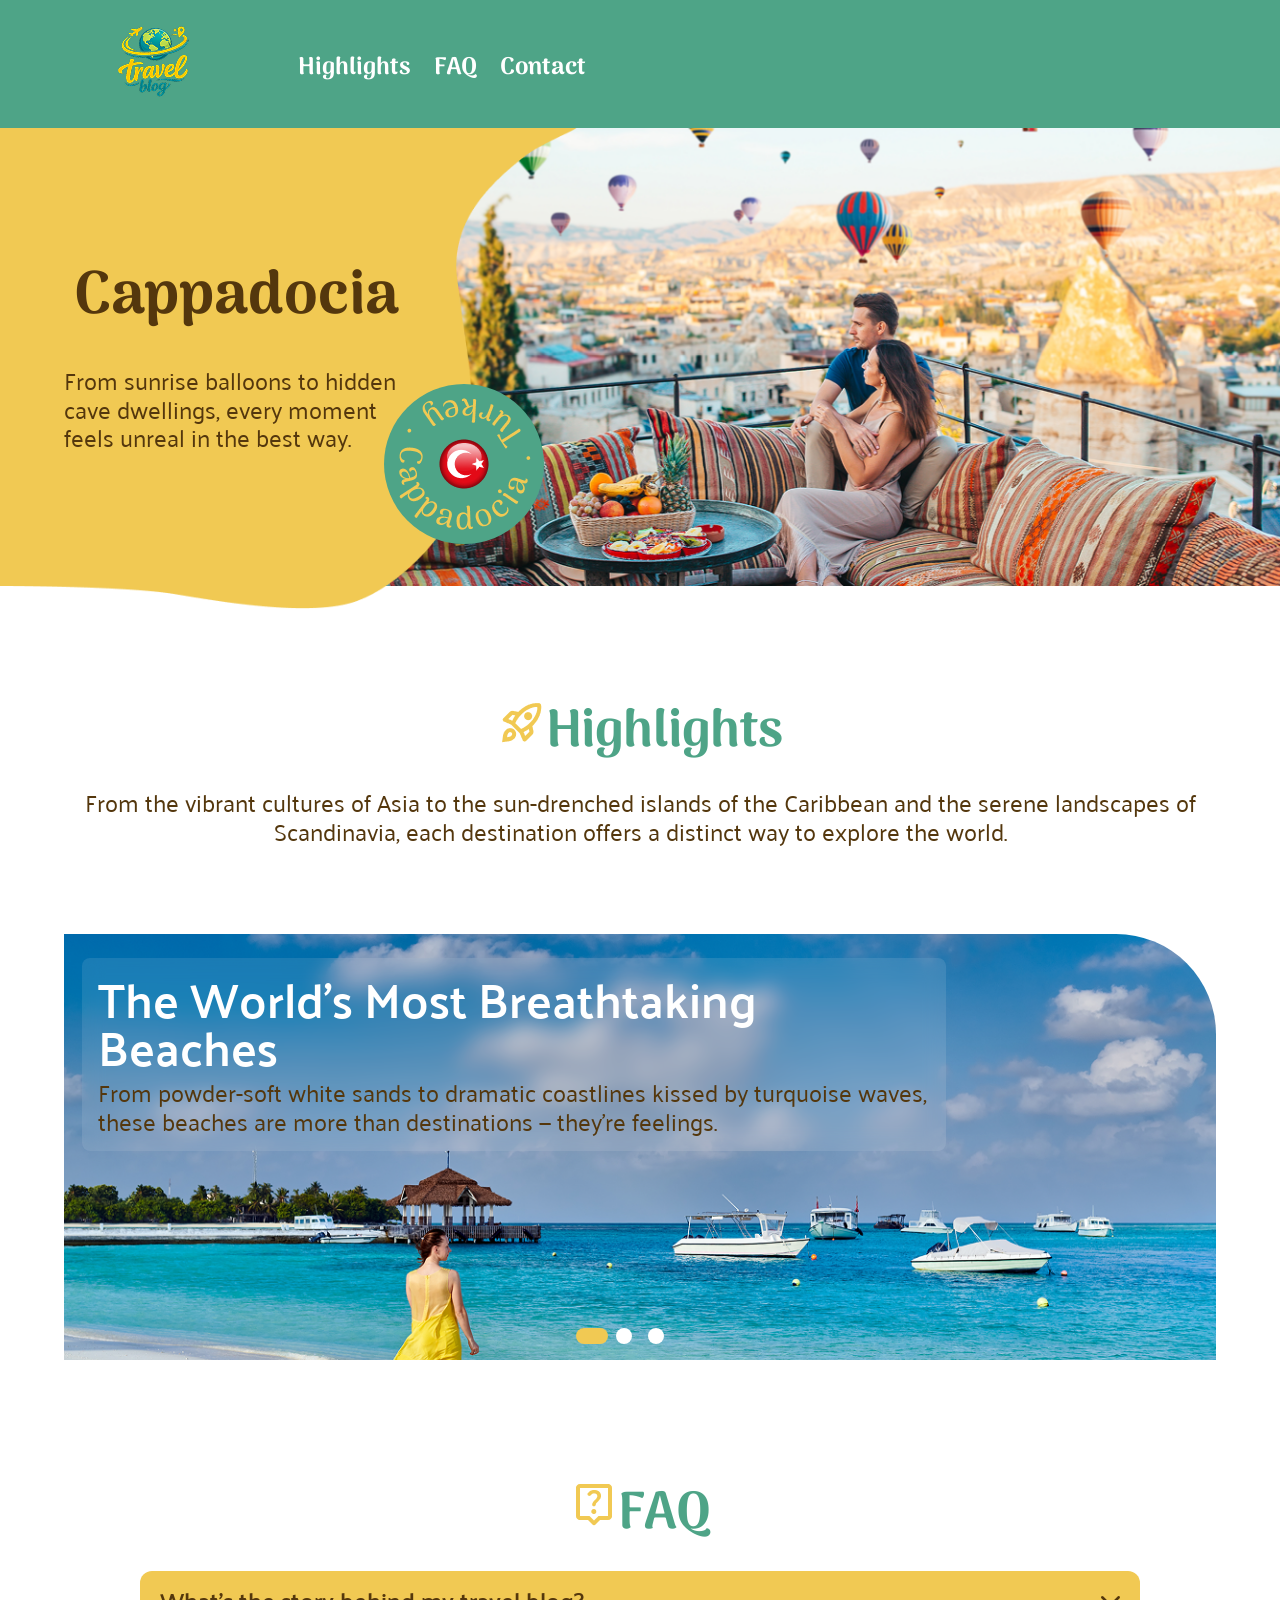
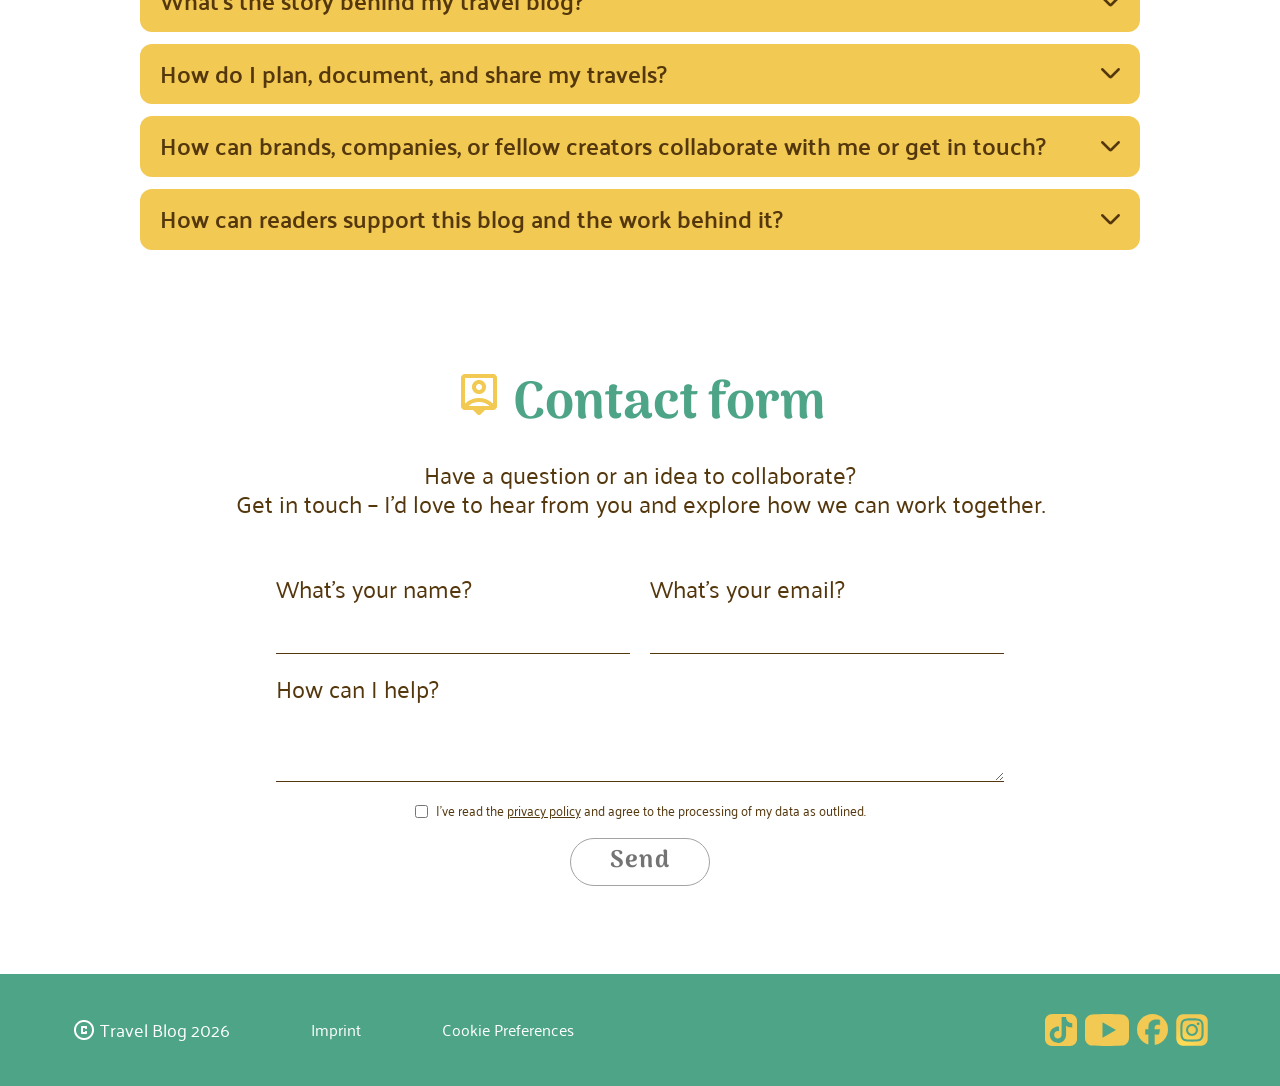
<file: index.html>
<!DOCTYPE html>
<html lang="en">

<head>
  <meta charset="UTF-8">
  <meta name="viewport" content="width=device-width, initial-scale=1.0">
  <title>Travel Blog - Cappadocia</title>

  <link rel="stylesheet" href="./styles/standard.css">
  <link rel="stylesheet" href="./styles/variables.css">
  <link rel="stylesheet" href="./styles/fonts.css">
  <link rel="stylesheet" href="./styles/style-index.css">
  <link rel="shortcut icon" href="./assets/icon/favicon.png" type="image/x-icon">
</head>

<body>
  <header>
    <section>
      <a href="index.html"> <img src="./assets/images/logo travel-blog.png" alt="Rakete"></a>
      <nav>
        <ul>
          <li><a href="#highlights">Highlights</a></li>
          <li><a href="#faq">FAQ</a></li>
          <li><a href="#contact">Contact</a></li>
        </ul>
      </nav>
    </section>
  </header>

  <main>

<section class="hero-section">
  
  <div class="hero-bg-layer">
    <div class="left-yellow-cover"></div>
    <img class="long-curtain-slide-left" src="./assets/images/long_slider.png" alt="long-waved yellow curtain">
  </div>
  
  <div class="yellow-squared-curtain">
    <div class="headline-hero">
      <h1>Cappadocia</h1>
      <p>From sunrise balloons to hidden cave dwellings, every moment feels unreal in the best way.</p>
    </div>
  </div>
  
  <img class="short-curtain-slide-left" src="./assets/images/short_slider.png" alt="short-waved yellow curtain">

  <div class="container">
    <div class="rotating-circle">
      <img class="circle-orb" src="./assets/images/Flag_orb_Turkey.png" alt="rotating Green circle with Turkey-flag-orb in the middle">
      <img class="circle-text" src="./assets/images/Cappadocia-Turkey.png" alt="Cappadocia . Turkey . written in a circle">
    </div>
  </div>

</section>

    <section class="highlights-section" id="highlights">
      <div class="highlights-heading">
        <h2><img src="./assets/icon/rocket_icon.png" alt="Rakete">Highlights</h2>
        <p class="section-teaser">From the vibrant cultures of Asia to the sun-drenched islands of the Caribbean and the
          serene landscapes of Scandinavia, each destination offers a distinct way to explore the world.</p>
      </div>

      <section class="scroller">
        <input type="radio" name="scroller" id="slide-1" value="one" checked>
        <label for="slide-1" aria-label="Breathtaking Beaches"></label>
        
        <input type="radio" name="scroller" id="slide-2" value="two">
        <label for="slide-2" aria-label="Copenhagen"></label>
        
        <input type="radio" name="scroller" id="slide-3" value="three">
        <label for="slide-3" aria-label="Pattaya Pulse"></label>

        <div class="scroller_wrapper">
          <a href="article_01_carousel.html" class="scroller_element">
            <img src="./assets/images/beach-hero.png" alt="The World's Most Breathtaking Beaches">
            <div class="scroller-overlay-text">
              <h3>The World's Most Breathtaking Beaches</h3>
              <p>From powder-soft white sands to dramatic coastlines kissed by turquoise waves, these beaches are more
                than destinations — they’re feelings.</p>
            </div>
          </a>

          <a href="article_02_video.html" class="scroller_element">
            <img src="./assets/images/copenhagen_img.png" alt="Copenhagen">
            <div class="scroller-overlay-text">
              <h3>Copenhagen in 3 Days: <br>Big Experiences, Smart Spending</h3>
              <p>Discover Copenhagen, where historic charm meets modern design, vibrant cycling culture and waterfront
                living. Experience the heart of Scandinavia through cozy cafés, innovative cuisine, and effortlessly
                cool city life.</p>
            </div>
          </a>

          <a href="article_03_graph.html" class="scroller_element">
            <img src="./assets/images/pattaya_img.png" alt="Pattaya image">
            <div class="scroller-overlay-text">
              <h3>Pattaya Pulse: <br>Food, Sun and Neon Nights</h3>
              <p>From bustling promenades to nearby islands, the city offers an energetic and diverse escape. Discover
                Pattaya City, with vibrant nightlife and rich cultural landmarks.</p>
            </div>
          </a>

        </div>
      </section>
    </section>

    <section class="faq-section" id="faq">
      <h2><img src="./assets/icon/questionmark_icon.png" alt="Fragezeichensymbol">FAQ</h2>

      <div class="faq-list">
        <details class="faq-item">
          <summary class="faq-question">
            What's the story behind my travel blog?
            <img src="./assets/icon/arrow_up_down_icon.png" alt="Pfeilsymbol" class="faq-icon">
          </summary>
          <div class="faq-answer">
            <p>Lorem ipsum dolor sit amet consectetur. Egestas a enim vestibulum malesuada. Ante in commodo porta
              scelerisque turpis gravida semper.</p>
          </div>
        </details>

        <details class="faq-item">
          <summary class="faq-question">
            How do I plan, document, and share my travels?
            <img src="./assets/icon/arrow_up_down_icon.png" alt="Pfeilsymbol" class="faq-icon">
          </summary>
          <div class="faq-answer">
            <p>Lorem ipsum dolor sit amet consectetur. Egestas a enim vestibulum malesuada. Ante in commodo porta
              scelerisque turpis gravida semper.</p>
          </div>
        </details>

        <details class="faq-item">
          <summary class="faq-question">
            How can brands, companies, or fellow creators collaborate with me or get in touch?
            <img src="./assets/icon/arrow_up_down_icon.png" alt="Pfeilsymbol" class="faq-icon">
          </summary>
          <div class="faq-answer">
            <p>Lorem ipsum dolor sit amet consectetur. Egestas a enim vestibulum malesuada. Ante in commodo porta
              scelerisque turpis gravida semper.</p>
          </div>
        </details>

        <details class="faq-item">
          <summary class="faq-question">
            How can readers support this blog and the work behind it?
            <img src="./assets/icon/arrow_up_down_icon.png" alt="Pfeilsymbol" class="faq-icon">
          </summary>
          <div class="faq-answer">
            <p>Lorem ipsum dolor sit amet consectetur. Egestas a enim vestibulum malesuada. Ante in commodo porta
              scelerisque turpis gravida semper.</p>
          </div>
        </details>
      </div>
    </section>

    <section class="contact-section" id="contact">
      <div id="contact-heading">
        <h2><img src="./assets/icon/person_icon.png" alt="Symbol für Person"> Contact form</h2>
        <p>Have a question or an idea to collaborate? <br>Get in touch &ndash; I'd love to hear
          from you and explore how we can work together.</p>
      </div>

      <form class="contact-form" action="#" method="POST">
        <div class="form-row">
          <div class="form-group">
            <label for="name">What's your name?</label>
            <input type="text" id="name" name="name" required>
          </div>
          <div class="form-group">
            <label for="email">What's your email?</label>
            <input type="email" id="email" name="email" required>
          </div>
        </div>
        <div class="form-group">
          <label for="message">How can I help?</label>
          <textarea id="message" name="message" required></textarea>
        </div>
        <div class="form-consent">
          <input type="checkbox" id="consent" name="consent" required>
          <label for="consent">I've read the <a href="#">privacy policy</a> and agree to the processing of my data
            as outlined.</label>
        </div>
        <button type="submit" class="btn">Send</button>
      </form>
    </section>

  </main>

  <footer>
    <div class="footer-content">
      <section class="company-data">
        <ul>
          <li><img src="./assets/icon/copyright_icon.png" alt="Copyright"><a href="index.html">Travel Blog 2026</a></li>
          <li><a href="imprint.html">Imprint</a></li>
          <li><a href="#">Cookie Preferences</a></li>
        </ul>
      </section>
      <section class="socialmedia">
        <a href="https://www.tiktok.com/de-DE/" target="_blank"><img src="./assets/icon/Tiktok_icon.svg" alt="TikTok"></a>
        <a href="https://www.youtube.de/" target="_blank"><img src="./assets/icon/youtube.svg" alt="YouTube"></a>
        <a href="https://www.facebook.com/" target="_blank"><img src="./assets/icon/facebook.svg" alt="Facebook"></a>
        <a href="https://www.instagram.com/" target="_blank"><img src="./assets/icon/Instagram_logo.svg" alt="Instagram"></a>
      </section>
    </div>

    <section class="mobile-footer-nav">
      <a href="index.html"><img src="./assets/icon/home.svg" alt="Home"></a>
      <a href="index.html#highlights"><img src="./assets/icon/rocket_icon.svg" alt="Highlights"></a>
      <a href="index.html#faq"><img src="./assets/icon/questionmark.svg" alt="FAQ"></a>
      <a href="index.html#contact"><img src="./assets/icon/person_icon.svg" alt="Contact"></a>
    </section>
  </footer>
</body>

</html>
</file>
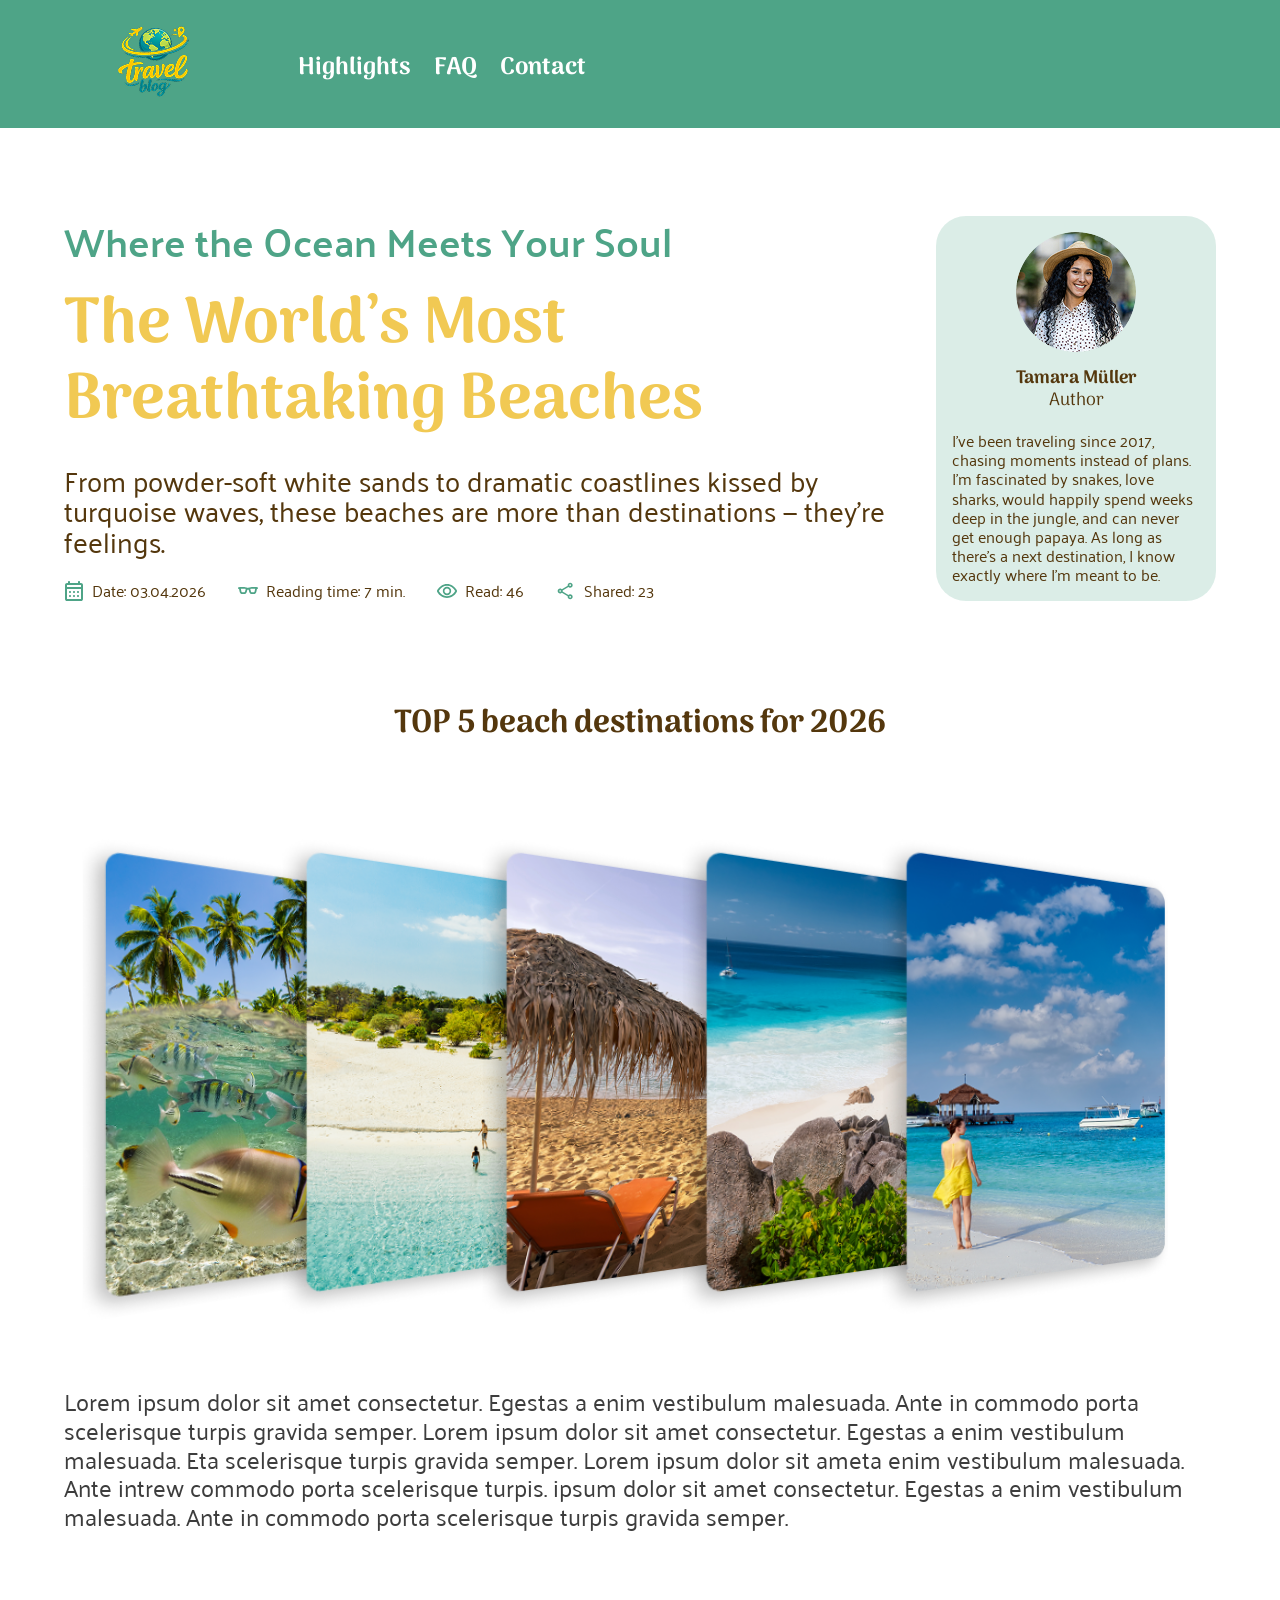
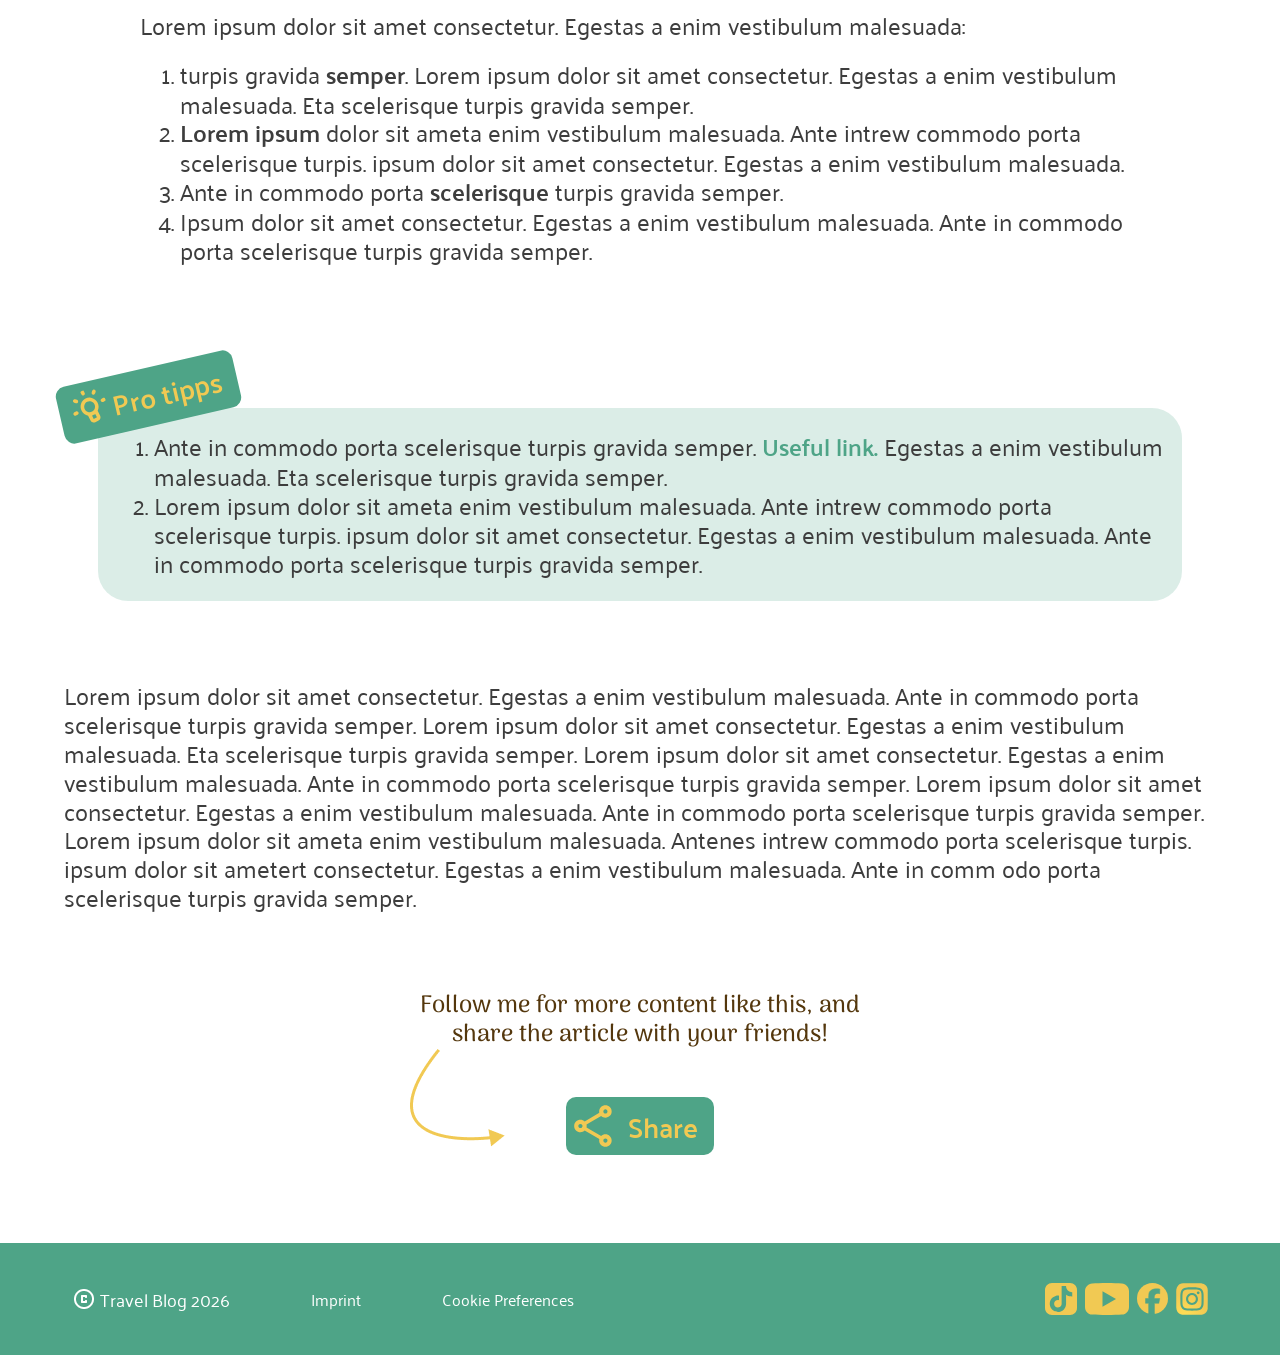
<file: article-01-carousel.html>
<!DOCTYPE html>
<html lang="en">

<head>
  <meta charset="UTF-8">
  <meta name="viewport" content="width=device-width, initial-scale=1.0">
  <title>Travel Blog - Breathtaking Beaches</title>

  <link rel="stylesheet" href="./styles/standard.css">
  <link rel="stylesheet" href="./styles/variables.css">
  <link rel="stylesheet" href="./styles/fonts.css">
  <link rel="stylesheet" href="./styles/style-article-01.css">
  <link rel="shortcut icon" href="./assets/icon/favicon.png" type="image/x-icon">
</head>

<body>
  <header>
    <section>
      <a href="index.html"> <img src="./assets/images/logo travel-blog.png" alt="Rakete"></a>
      <nav>
        <ul>
          <li><a href="index.html#highlights">Highlights</a></li>
          <li><a href="index.html#faq">FAQ</a></li>
          <li><a href="index.html#contact">Contact</a></li>
        </ul>
      </nav>
    </section>
  </header>

  <main>
    <section class="top-block">
      <div class="article-head">
        <div class="article-heading-block">
          <p class="article-kicker">Where the Ocean Meets Your Soul</p>
          <h1 class="article-h1">The World’s Most Breathtaking Beaches</h1>
          <p class="article-intro">From powder-soft white sands to dramatic coastlines kissed by turquoise waves, these
            beaches are more than destinations — they’re feelings.</p>
          <div class="article-meta">
            <span><img src="./assets/icon/calendar-icon.svg" alt="Kalendersymbol"> Date: 03.04.2026</span>
            <span><img src="./assets/icon/eyeglasses-icon.svg" alt="Brillensymbol"> Reading time: 7 min.</span>
            <span><img src="./assets/icon/eye-icon.svg" alt="Augensymbol"> Read: 46</span>
            <span><img src="./assets/icon/share_green.svg" alt="Teilensymbol"> Shared: 23</span>
          </div>
        </div>

        <div class="author-box">
          <figure class="author-photo">
            <img src="./assets/images/author-tamara.png" alt="Tamara M&uuml;ller">
          </figure>
          <div class="author-info">
            <p class="author-name">Tamara M&uuml;ller</p>
            <p class="author-role">Author</p>
          </div>
          <p class="author-bio">I've been traveling since 2017, chasing moments instead of plans. I'm fascinated by
            snakes, love sharks, would happily spend weeks deep in the jungle, and can never get enough papaya. As
            long as there's a next destination, I know exactly where I'm meant to be.</p>
        </div>
      </div>
    </section>

    <section class="carousel-section">
      <h2 class="article-h2">TOP 5 beach destinations for 2026</h2>
      <section class="rotating-slider">
        <input type="radio" name="art-scroller" id="art-slide-1" checked class="mobile-radio">
        <input type="radio" name="art-scroller" id="art-slide-2" class="mobile-radio">
        <input type="radio" name="art-scroller" id="art-slide-3" class="mobile-radio">
        <input type="radio" name="art-scroller" id="art-slide-4" class="mobile-radio">
        <input type="radio" name="art-scroller" id="art-slide-5" class="mobile-radio">

        <img src="./assets/images/carousel-card1.png" alt="" class="rotating-slider-element">
        <img src="./assets/images/carousel-card2.png" alt="" class="rotating-slider-element">
        <img src="./assets/images/carousel-card3.png" alt="" class="rotating-slider-element">
        <img src="./assets/images/carousel-card4.png" alt="" class="rotating-slider-element">
        <img src="./assets/images/carousel-card5.png" alt="" class="rotating-slider-element">

        <div class="slider-controls">
          <label for="art-slide-1"></label>
          <label for="art-slide-2"></label>
          <label for="art-slide-3"></label>
          <label for="art-slide-4"></label>
          <label for="art-slide-5"></label>
        </div>
      </section>
      <p>
        Lorem ipsum dolor sit amet consectetur. Egestas a enim vestibulum malesuada. Ante in commodo porta scelerisque
        turpis gravida semper. Lorem ipsum dolor sit amet consectetur. Egestas a enim vestibulum malesuada. Eta
        scelerisque turpis gravida semper. Lorem ipsum dolor sit ameta enim vestibulum malesuada. Ante intrew commodo
        porta scelerisque turpis. ipsum dolor sit amet consectetur. Egestas a enim vestibulum malesuada. Ante in commodo
        porta scelerisque turpis gravida semper.
      </p>
    </section>

    <section class="list-section">
      <p>Lorem ipsum dolor sit amet consectetur. Egestas a enim vestibulum malesuada:</p>
      <ol>
        <li>turpis gravida <strong>semper</strong>. Lorem ipsum dolor sit amet consectetur. Egestas a enim vestibulum
          malesuada. Eta scelerisque turpis gravida semper.</li>
        <li><strong>Lorem ipsum</strong> dolor sit ameta enim vestibulum malesuada. Ante intrew commodo porta
          scelerisque turpis. ipsum dolor sit amet consectetur. Egestas a enim vestibulum malesuada.</li>
        <li>Ante in commodo porta <strong>scelerisque</strong> turpis gravida semper.</li>
        <li>Ipsum dolor sit amet consectetur. Egestas a enim vestibulum malesuada. Ante in commodo porta scelerisque
          turpis gravida semper.</li>
      </ol>
    </section>

    <section class="pro-tipps-section">
      <div class="pro-tipps-tag">
        <img src="./assets/icon/bulb-icon.svg" alt="Glühbirne-Symbol"><span>Pro tipps</span>
      </div>
      <ol>
        <li>Ante in commodo porta scelerisque turpis gravida semper. <a href="#">Useful link.</a> Egestas a enim
          vestibulum malesuada.
          Eta scelerisque turpis gravida semper.</li>
        <li>Lorem ipsum dolor sit ameta enim vestibulum malesuada. Ante intrew commodo porta scelerisque turpis. ipsum
          dolor sit amet consectetur. Egestas a enim vestibulum malesuada. Ante in commodo porta scelerisque turpis
          gravida semper.</li>
      </ol>
    </section>

    <section>
      <p>
        Lorem ipsum dolor sit amet consectetur. Egestas a enim vestibulum malesuada. Ante in commodo porta scelerisque
        turpis gravida semper. Lorem ipsum dolor sit amet consectetur. Egestas a enim vestibulum malesuada. Eta
        scelerisque turpis gravida semper. Lorem ipsum dolor sit amet consectetur.
        Egestas a enim vestibulum malesuada. Ante in commodo porta scelerisque turpis gravida semper. Lorem ipsum dolor
        sit amet consectetur. Egestas a enim vestibulum malesuada. Ante in commodo porta scelerisque turpis gravida
        semper. Lorem ipsum dolor sit ameta enim vestibulum malesuada. Antenes intrew commodo porta scelerisque turpis.
        ipsum dolor sit ametert consectetur. Egestas a enim vestibulum malesuada. Ante in comm odo porta scelerisque
        turpis gravida semper.
      </p>
    </section>

    <section class="follow-me-wrapper">
      <section class="follow-me-block">
        <p>Follow me for more content like this, and <br>
          share the article with your friends!</p>
        <img src="./assets/images/curved-vector.png" alt="Geschwungener Pfeil" id="curved-vector">
        <input type="checkbox" id="share-toggle" class="share-toggle-checkbox">
        <label for="share-toggle" class="share-btn-label">
          <img src="./assets/icon/share_yellow.svg" alt="Teilenknopf">
          <span>Share</span>
          <div class="share-popout">
            <img src="./assets/icon/share_green.svg" alt="Zweites Bild">
            <div class="share-links">
              <a href="#">LinkedIn</a>
              <a href="#">WhatsApp</a>
            </div>
          </div>
        </label>
      </section>
    </section>
  </main>

  <footer>
    <div class="footer-content">
      <section class="company-data">
        <ul>
          <li><img src="./assets/icon/copyright_icon.png" alt="Copyright"><a href="index.html">Travel Blog 2026</a></li>
          <li><a href="imprint.html">Imprint</a></li>
          <li><a href="#">Cookie Preferences</a></li>
        </ul>
      </section>
      <section class="socialmedia">
        <a href="https://www.tiktok.com/de-DE/" target="_blank"><img src="./assets/icon/Tiktok_icon.svg"
            alt="TikTok"></a>
        <a href="https://www.youtube.de/" target="_blank"><img src="./assets/icon/youtube.svg" alt="YouTube"></a>
        <a href="https://www.facebook.com/" target="_blank"><img src="./assets/icon/facebook.svg" alt="Facebook"></a>
        <a href="https://www.instagram.com/" target="_blank"><img src="./assets/icon/Instagram_logo.svg"
            alt="Instagram"></a>
      </section>
    </div>

    <section class="mobile-footer-nav">
      <a href="index.html"><img src="./assets/icon/home.svg" alt="Home"></a>
      <a href="index.html#highlights"><img src="./assets/icon/rocket_icon.svg" alt="Highlights"></a>
      <a href="index.html#faq"><img src="./assets/icon/questionmark.svg" alt="FAQ"></a>
      <a href="index.html#contact"><img src="./assets/icon/person_icon.svg" alt="Contact"></a>
    </section>
  </footer>
</body>

</html>
</file>
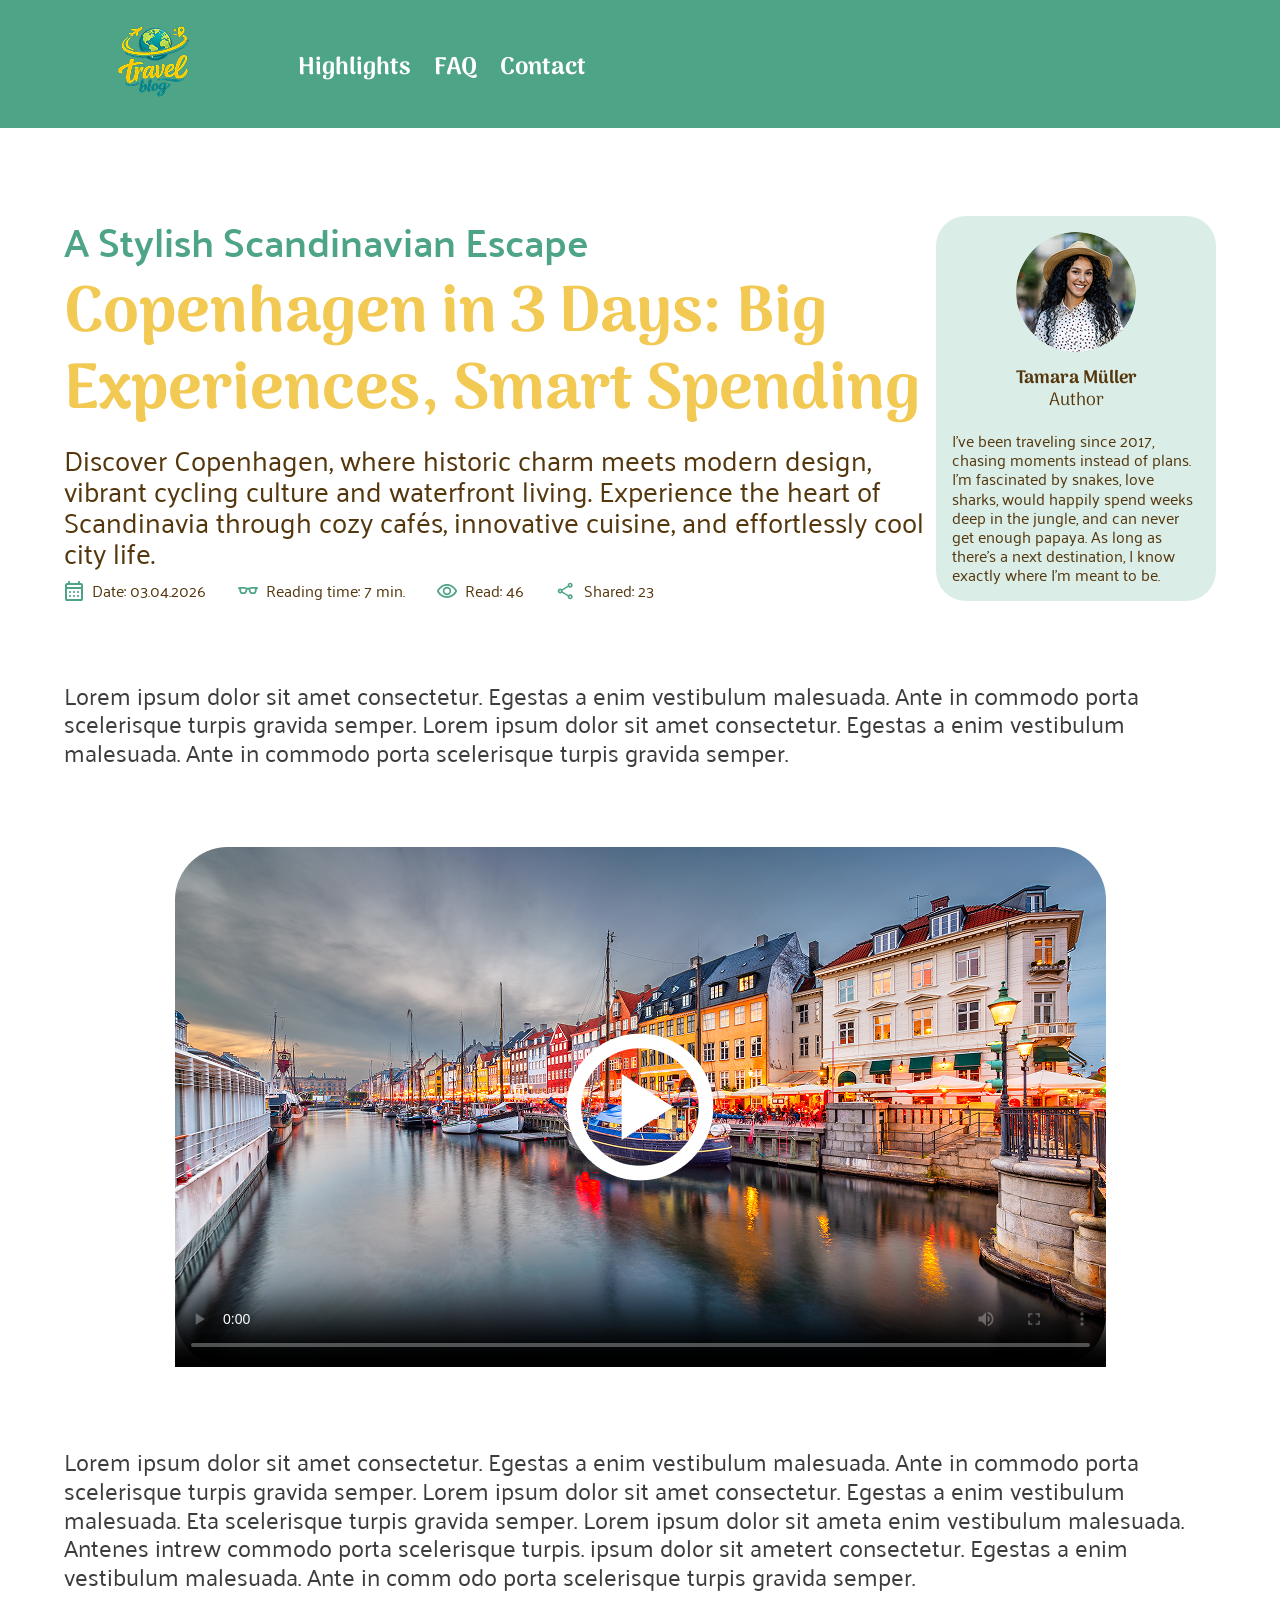
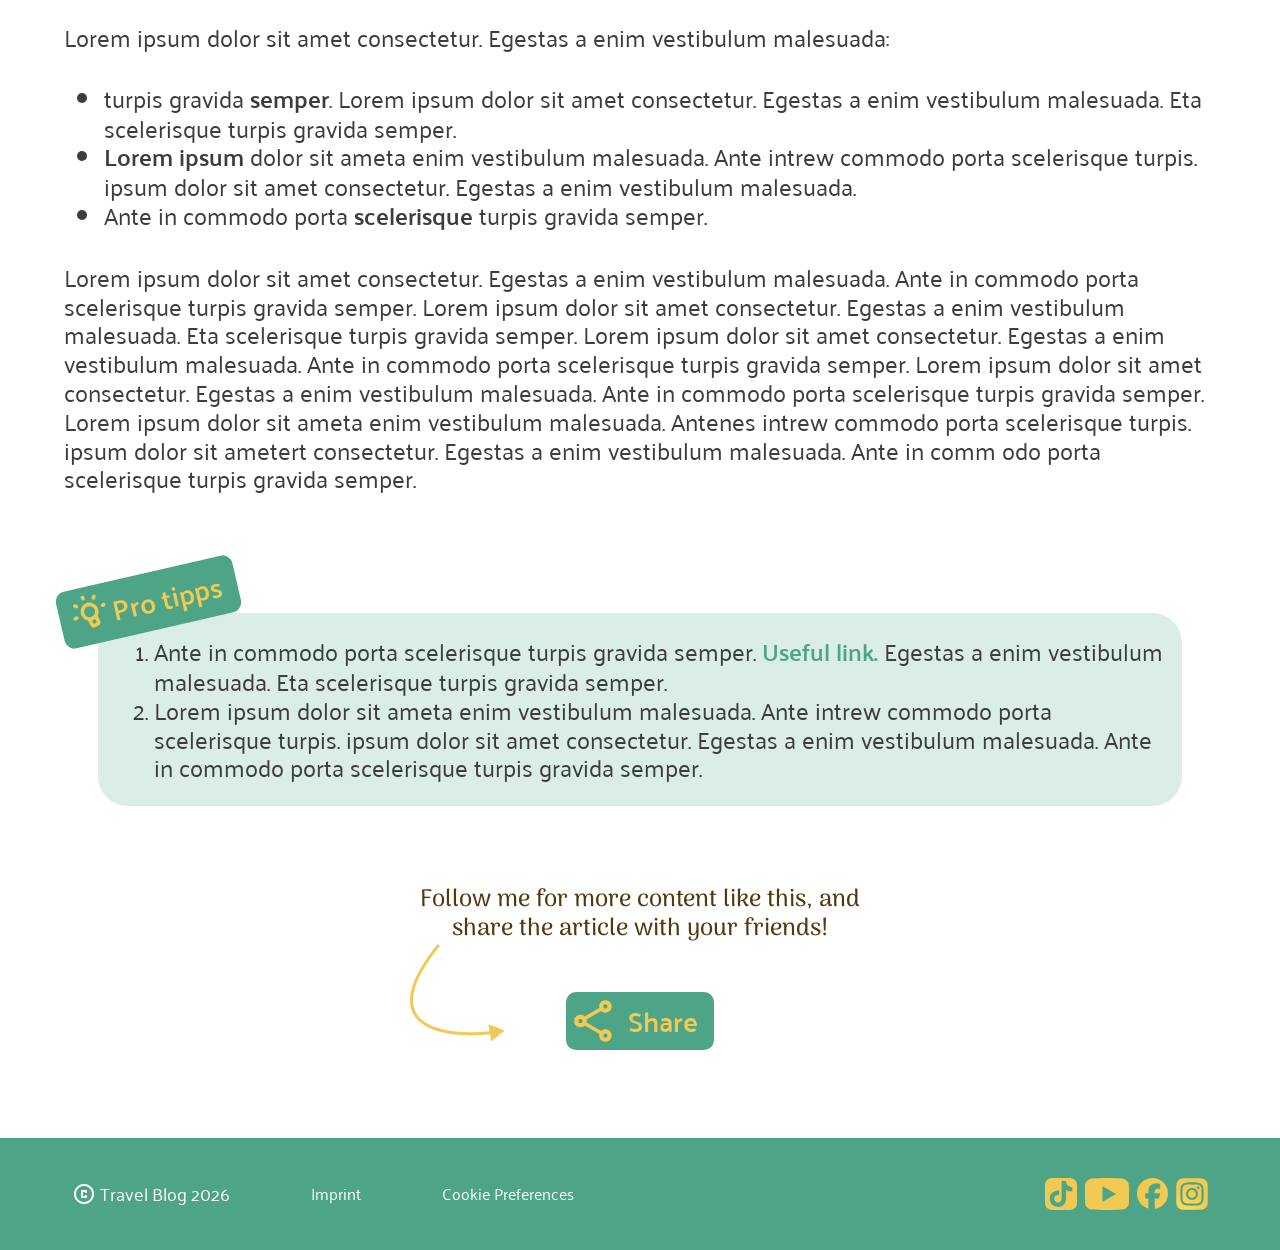
<file: article-02-video.html>
<!DOCTYPE html>
<html lang="en">

<head>
  <meta charset="UTF-8">
  <meta name="viewport" content="width=device-width, initial-scale=1.0">
  <title>Travel Blog - Copenhagen in 3 Days</title>

  <link rel="stylesheet" href="./styles/standard.css">
  <link rel="stylesheet" href="./styles/variables.css">
  <link rel="stylesheet" href="./styles/fonts.css">
  <link rel="stylesheet" href="./styles/style-article-02.css">
  <link rel="shortcut icon" href="./assets/icon/favicon.png" type="image/x-icon">
</head>

<body>
  <header>
    <section>
      <a href="index.html"> <img src="./assets/images/logo travel-blog.png" alt="Rakete"></a>
      <nav>
        <ul>
          <li><a href="index.html#highlights">Highlights</a></li>
          <li><a href="index.html#faq">FAQ</a></li>
          <li><a href="index.html#contact">Contact</a></li>
        </ul>
      </nav>
    </section>
  </header>

  <main>
    <section class="top-block">
      <div class="article-head">
        <div class="article-heading-block">
          <p class="article-kicker">A Stylish Scandinavian Escape</p>
          <h1 class="article-h1">Copenhagen in 3 Days: Big Experiences, Smart Spending</h1>
          <p class="article-intro">Discover Copenhagen, where historic charm meets modern design, vibrant cycling
            culture and waterfront living. Experience the heart of Scandinavia through cozy cafés, innovative cuisine,
            and effortlessly cool city life.</p>
          <div class="article-meta">
            <span><img src="./assets/icon/calendar-icon.svg" alt="Kalendersymbol"> Date: 03.04.2026</span>
            <span><img src="./assets/icon/eyeglasses-icon.svg" alt="Brillensymbol"> Reading time: 7 min.</span>
            <span><img src="./assets/icon/eye-icon.svg" alt="Augensymbol"> Read: 46</span>
            <span><img src="./assets/icon/share_green.svg" alt="Teilensymbol"> Shared: 23</span>
          </div>
        </div>

        <div class="author-box">
          <figure class="author-photo">
            <img src="./assets/images/author-tamara.png" alt="Tamara M&uuml;ller">
          </figure>
          <div class="author-info">
            <p class="author-name">Tamara M&uuml;ller</p>
            <p class="author-role">Author</p>
          </div>
          <p class="author-bio">I've been traveling since 2017, chasing moments instead of plans. I'm fascinated by
            snakes, love sharks, would happily spend weeks deep in the jungle, and can never get enough papaya. As
            long as there's a next destination, I know exactly where I'm meant to be.</p>
        </div>
      </div>
    </section>

    <section class="video-section">
      <p>
        Lorem ipsum dolor sit amet consectetur. Egestas a enim vestibulum malesuada. Ante in commodo porta scelerisque
        turpis gravida semper. Lorem ipsum dolor sit amet consectetur. Egestas a enim vestibulum malesuada. Ante in
        commodo porta scelerisque turpis gravida semper.
      </p>

      <div class="embedded-video">
        <video controls width="100%" poster="./assets/images/Video-img.png">
          <source src="./assets/videos/copenhagen-introduction.mp4" type="video/mp4">
          Dein Browser unterstützt das Video-Tag leider nicht.
        </video>
      </div>
    </section>

    <section class="text-section">
      <p>
        Lorem ipsum dolor sit amet consectetur. Egestas a enim vestibulum malesuada. Ante in commodo porta scelerisque
        turpis gravida semper. Lorem ipsum dolor sit amet consectetur. Egestas a enim vestibulum malesuada. Eta
        scelerisque turpis gravida semper. Lorem ipsum dolor sit ameta enim vestibulum malesuada. Antenes intrew commodo
        porta scelerisque turpis. ipsum dolor sit ametert consectetur. Egestas a enim vestibulum malesuada. Ante in comm
        odo porta scelerisque turpis gravida semper.
      </p>

      <p>Lorem ipsum dolor sit amet consectetur. Egestas a enim vestibulum malesuada:</p>
      <ul>
        <li>turpis gravida <strong>semper</strong>. Lorem ipsum dolor sit amet consectetur. Egestas a enim vestibulum
          malesuada. Eta scelerisque turpis gravida semper.</li>
        <li><strong>Lorem ipsum</strong> dolor sit ameta enim vestibulum malesuada. Ante intrew commodo porta
          scelerisque turpis. ipsum dolor sit amet consectetur. Egestas a enim vestibulum malesuada.</li>
        <li>Ante in commodo porta <strong>scelerisque</strong> turpis gravida semper.</li>
      </ul>

      <p>
        Lorem ipsum dolor sit amet consectetur. Egestas a enim vestibulum malesuada. Ante in commodo porta scelerisque
        turpis gravida semper. Lorem ipsum dolor sit amet consectetur. Egestas a enim vestibulum malesuada. Eta
        scelerisque turpis gravida semper. Lorem ipsum dolor sit amet consectetur.
        Egestas a enim vestibulum malesuada. Ante in commodo porta scelerisque turpis gravida semper. Lorem ipsum dolor
        sit amet consectetur. Egestas a enim vestibulum malesuada. Ante in commodo porta scelerisque turpis gravida
        semper. Lorem ipsum dolor sit ameta enim vestibulum malesuada. Antenes intrew commodo porta scelerisque turpis.
        ipsum dolor sit ametert consectetur. Egestas a enim vestibulum malesuada. Ante in comm odo porta scelerisque
        turpis gravida semper.
      </p>
    </section>

    <section class="pro-tipps-section">
      <div class="pro-tipps-tag">
        <img src="./assets/icon/bulb-icon.svg" alt="Glühbirne-Symbol"><span>Pro tipps</span>
      </div>
      <ol>
        <li>Ante in commodo porta scelerisque turpis gravida semper. <a href="#">Useful link.</a> Egestas a enim
          vestibulum malesuada.
          Eta scelerisque turpis gravida semper.</li>
        <li>Lorem ipsum dolor sit ameta enim vestibulum malesuada. Ante intrew commodo porta scelerisque turpis. ipsum
          dolor sit amet consectetur. Egestas a enim vestibulum malesuada. Ante in commodo porta scelerisque turpis
          gravida semper.</li>
      </ol>
    </section>

    <section class="follow-me-wrapper">
      <section class="follow-me-block">
        <p>Follow me for more content like this, and <br>
          share the article with your friends!</p>
        <img src="./assets/images/curved-vector.png" alt="Geschwungener Pfeil" id="curved-vector">
        <input type="checkbox" id="share-toggle" class="share-toggle-checkbox">
        <label for="share-toggle" class="share-btn-label">
          <img src="./assets/icon/share_yellow.svg" alt="Teilenknopf">
          <span>Share</span>
          <div class="share-popout">
            <img src="./assets/icon/share_green.svg" alt="Zweites Bild">
            <div class="share-links">
              <a href="#">LinkedIn</a>
              <a href="#">WhatsApp</a>
            </div>
          </div>
        </label>
      </section>
    </section>
  </main>

  <footer>
    <div class="footer-content">
      <section class="company-data">
        <ul>
          <li><img src="./assets/icon/copyright_icon.png" alt="Copyright"><a href="index.html">Travel Blog 2026</a></li>
          <li><a href="imprint.html">Imprint</a></li>
          <li><a href="#">Cookie Preferences</a></li>
        </ul>
      </section>
      <section class="socialmedia">
        <a href="https://www.tiktok.com/de-DE/" target="_blank"><img src="./assets/icon/Tiktok_icon.svg" alt="TikTok"></a>
        <a href="https://www.youtube.de/" target="_blank"><img src="./assets/icon/youtube.svg" alt="YouTube"></a>
        <a href="https://www.facebook.com/" target="_blank"><img src="./assets/icon/facebook.svg" alt="Facebook"></a>
        <a href="https://www.instagram.com/" target="_blank"><img src="./assets/icon/Instagram_logo.svg" alt="Instagram"></a>
      </section>
    </div>

    <section class="mobile-footer-nav">
      <a href="index.html"><img src="./assets/icon/home.svg" alt="Home"></a>
      <a href="index.html#highlights"><img src="./assets/icon/rocket_icon.svg" alt="Highlights"></a>
      <a href="index.html#faq"><img src="./assets/icon/questionmark.svg" alt="FAQ"></a>
      <a href="index.html#contact"><img src="./assets/icon/person_icon.svg" alt="Contact"></a>
    </section>
  </footer>
</body>

</html>
</file>
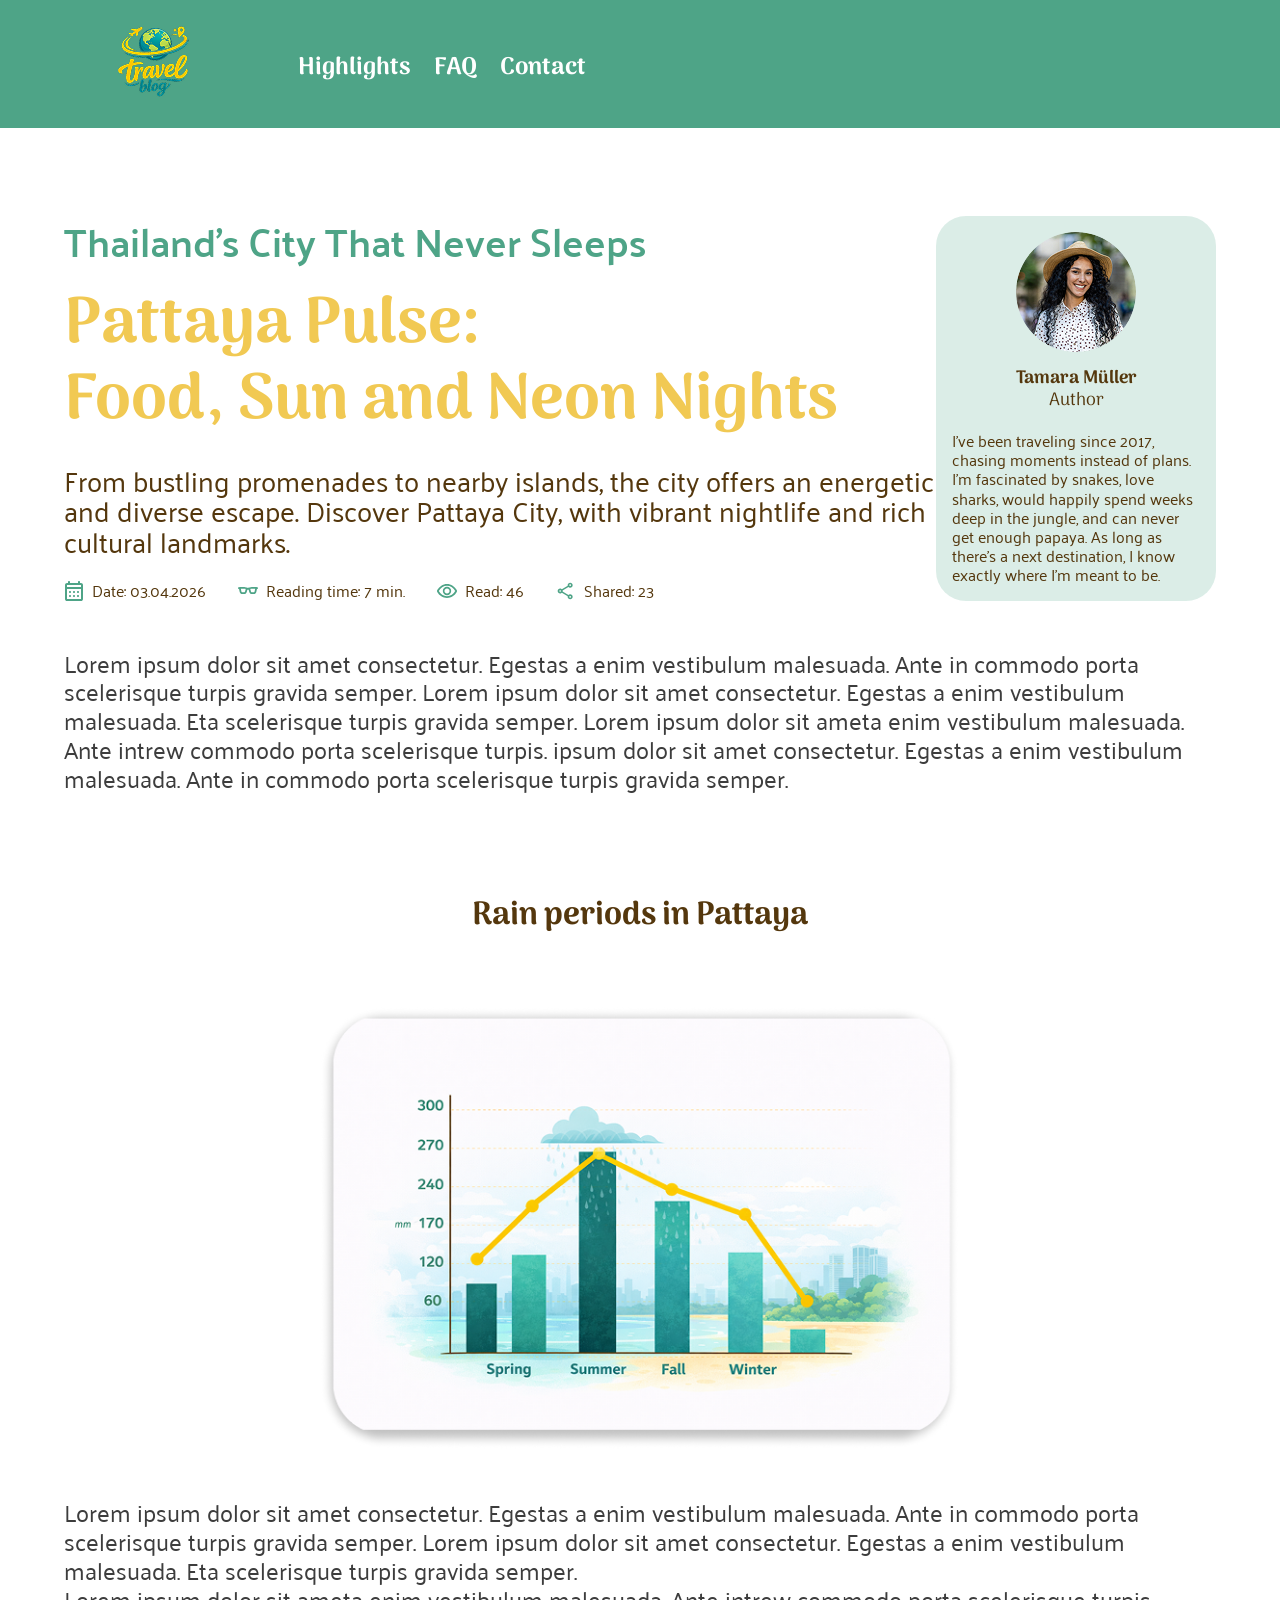
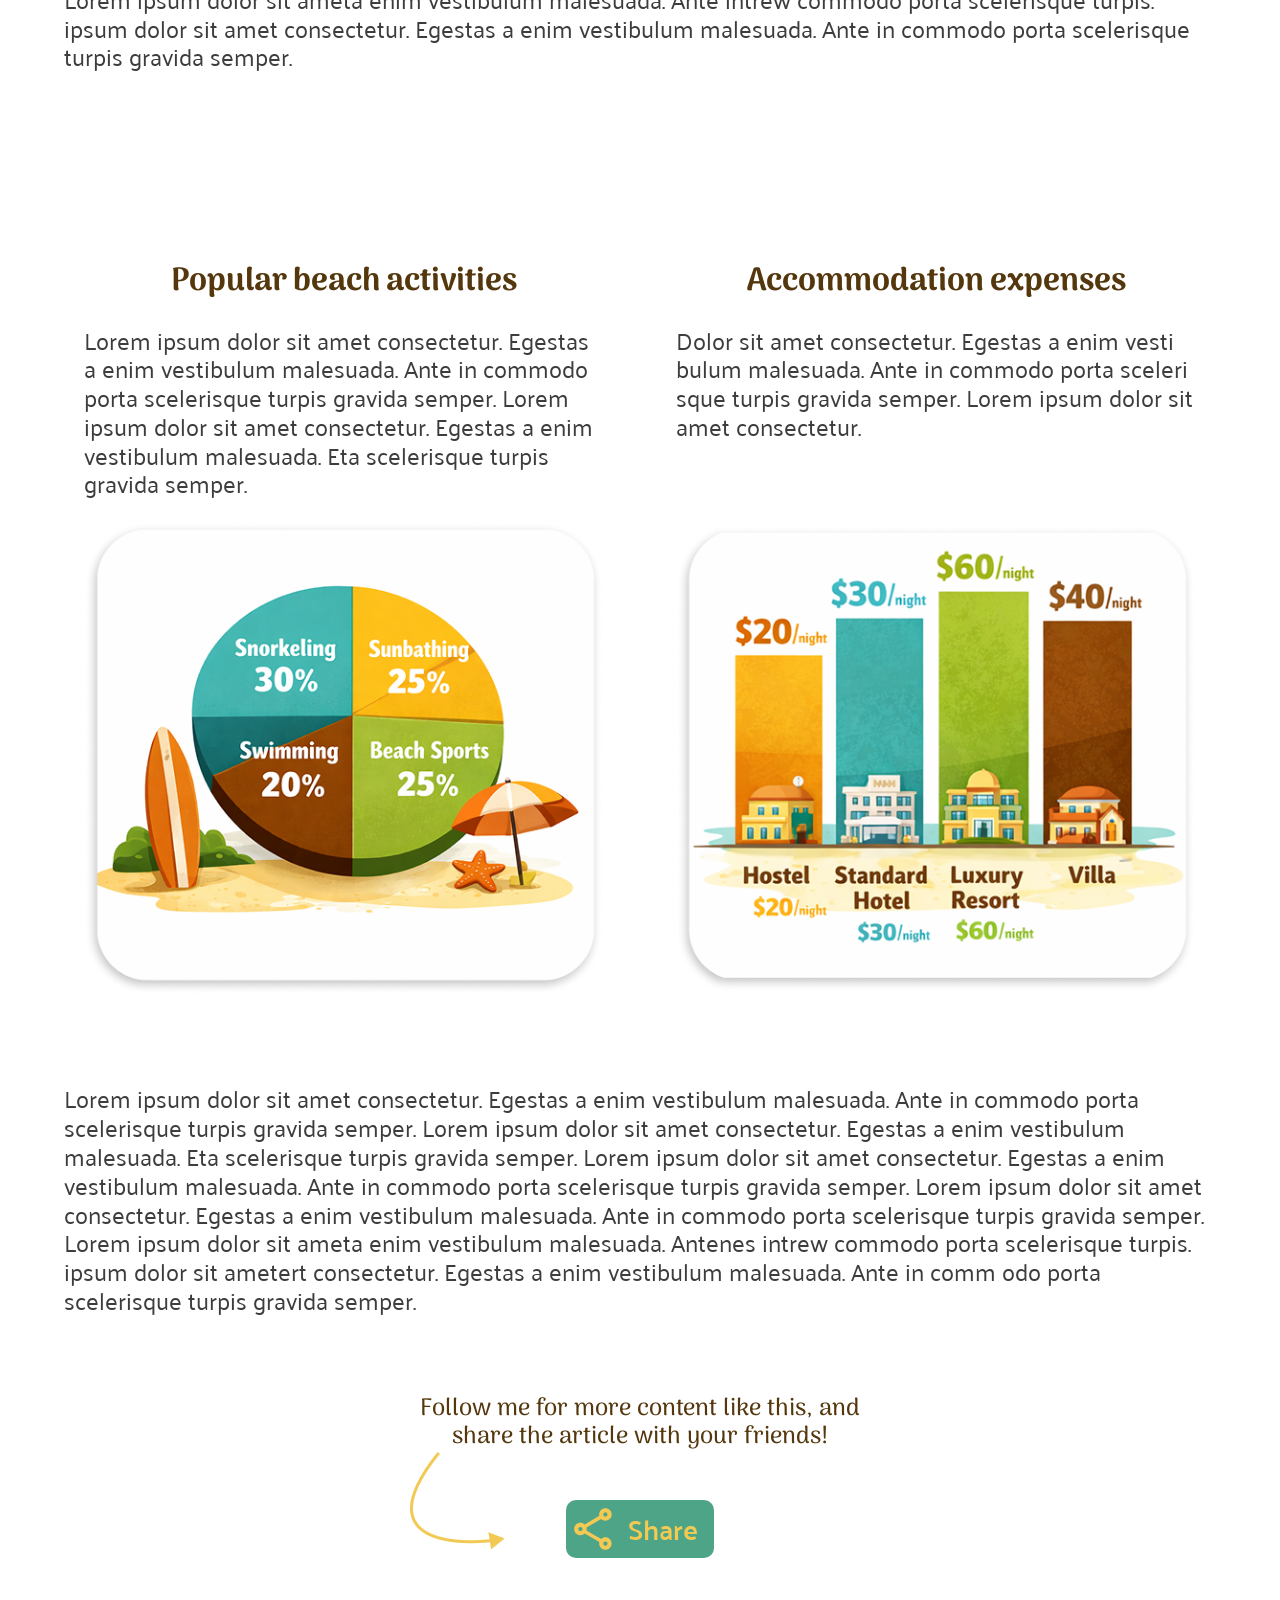
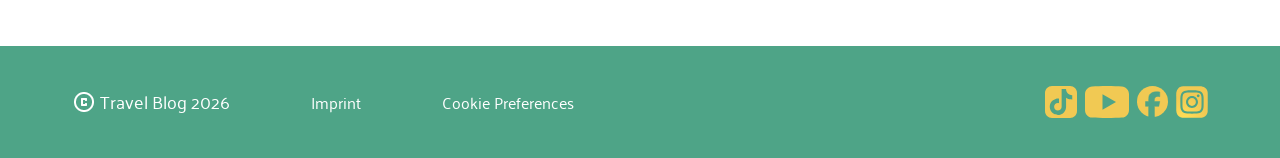
<file: article-03-graph.html>
<!DOCTYPE html>
<html lang="en">

<head>
  <meta charset="UTF-8">
  <meta name="viewport" content="width=device-width, initial-scale=1.0">
  <title>Travel Blog - Pattaya Pulse</title>

  <link rel="stylesheet" href="./styles/standard.css">
  <link rel="stylesheet" href="./styles/variables.css">
  <link rel="stylesheet" href="./styles/fonts.css">
  <link rel="stylesheet" href="./styles/style-article-03.css">
  <link rel="shortcut icon" href="./assets/icon/favicon.png" type="image/x-icon">
</head>

<body>
  <header>
    <section>
      <a href="index.html"> <img src="./assets/images/logo travel-blog.png" alt="Rakete"></a>
      <nav>
        <ul>
          <li><a href="index.html#highlights">Highlights</a></li>
          <li><a href="index.html#faq">FAQ</a></li>
          <li><a href="index.html#contact">Contact</a></li>
        </ul>
      </nav>
    </section>
  </header>

  <main>
    <section class="top-block">

      <div class="article-head">
        <div class="article-heading-block">
          <p class="article-kicker">Thailand's City That Never Sleeps</p>
          <h1 class="article-h1">Pattaya Pulse: <br>Food, Sun and Neon Nights</h1>
          <p class="article-intro">From bustling promenades to nearby islands, the city offers an energetic and diverse
            escape. Discover Pattaya City, with vibrant nightlife and rich cultural landmarks.</p>
          <div class="article-meta">
            <span><img src="./assets/icon/calendar-icon.svg" alt="Kalendersymbol"> Date: 03.04.2026</span>
            <span><img src="./assets/icon/eyeglasses-icon.svg" alt="Brillensymbol"> Reading time: 7 min.</span>
            <span><img src="./assets/icon/eye-icon.svg" alt="Augensymbol"> Read: 46</span>
            <span><img src="./assets/icon/share_green.svg" alt="Teilensymbol"> Shared: 23</span>
          </div>
        </div>

        <div class="author-box">
          <figure class="author-photo">
            <img src="./assets/images/author-tamara.png" alt="Tamara M&uuml;ller">
          </figure>
          <div class="author-info">
            <p class="author-name">Tamara M&uuml;ller</p>
            <p class="author-role">Author</p>
          </div>
          <p class="author-bio">I've been traveling since 2017, chasing moments instead of plans. I'm fascinated by
            snakes, love sharks, would happily spend weeks deep in the jungle, and can never get enough papaya. As
            long as there's a next destination, I know exactly where I'm meant to be.</p>
        </div>
      </div>

      <article>
        Lorem ipsum dolor sit amet consectetur. Egestas a enim vestibulum malesuada. Ante in commodo porta scelerisque
        turpis gravida semper. Lorem ipsum dolor sit amet consectetur. Egestas a enim vestibulum malesuada. Eta
        scelerisque turpis gravida semper.
        Lorem ipsum dolor sit ameta enim vestibulum malesuada. Ante intrew commodo porta scelerisque turpis. ipsum dolor
        sit amet consectetur. Egestas a enim vestibulum malesuada. Ante in commodo porta scelerisque turpis gravida
        semper.
      </article>

    </section>

    <section class="rain-period-block">
      <h2 class="article-h2">Rain periods in Pattaya</h2>
      <img src="./assets/images/graph_rain-periods.png" alt="Graph zu Regenperioden">
      <div>Lorem ipsum dolor sit amet consectetur. Egestas a enim vestibulum malesuada. Ante in commodo porta
        scelerisque turpis gravida semper. Lorem ipsum dolor sit amet consectetur. Egestas a enim vestibulum malesuada.
        Eta scelerisque turpis gravida semper. <br>
        Lorem ipsum dolor sit ameta enim vestibulum malesuada. Ante intrew commodo porta scelerisque turpis. ipsum dolor
        sit amet consectetur. Egestas a enim vestibulum malesuada. Ante in commodo porta scelerisque turpis gravida
        semper.
      </div>
    </section>

    <section class="beach-and-accommodation-block">
      <section class="chart-section">
        <article class="data-chart">
          <div>
            <h2 class="article-h2">Popular beach activities</h2>
            <p>Lorem ipsum dolor sit amet consectetur. Egestas a enim vestibulum malesuada. Ante in commodo porta
              scelerisque turpis gravida semper. Lorem ipsum dolor sit amet consectetur. Egestas a enim vestibulum
              malesuada. Eta scelerisque turpis gravida semper.
            </p>
          </div>
          <img src="./assets/images/Pie-Chart.png" alt="Tortendiagramm-Freizeitaktivitäten">
        </article>

        <article class="data-chart">
          <div>
            <h2 class="article-h2">Accommodation expenses</h2>
            <p>Dolor sit amet consectetur. Egestas a enim vesti bulum malesuada. Ante in commodo porta sceleri sque
              turpis gravida semper. Lorem ipsum dolor sit amet consectetur.
            </p>
          </div>
          <img src="./assets/images/Bar-Chart.png" alt="Balkendiagramm-Unterkünfte">
        </article>
      </section>
      <p>
        Lorem ipsum dolor sit amet consectetur. Egestas a enim vestibulum malesuada. Ante in commodo porta scelerisque
        turpis gravida semper. Lorem ipsum dolor sit amet consectetur. Egestas a enim vestibulum malesuada. Eta
        scelerisque turpis gravida semper. Lorem ipsum dolor sit amet consectetur.
        Egestas a enim vestibulum malesuada. Ante in commodo porta scelerisque turpis gravida semper. Lorem ipsum dolor
        sit amet consectetur. Egestas a enim vestibulum malesuada. Ante in commodo porta scelerisque turpis gravida
        semper. Lorem ipsum dolor sit ameta enim vestibulum malesuada. Antenes intrew commodo porta scelerisque turpis.
        ipsum dolor sit ametert consectetur. Egestas a enim vestibulum malesuada. Ante in comm odo porta scelerisque
        turpis gravida semper.
      </p>
    </section>

    <section class="follow-me-wrapper">
      <section class="follow-me-block">
        <p>Follow me for more content like this, and <br>
          share the article with your friends!</p>
        <img src="./assets/images/curved-vector.png" alt="Geschwungener Pfeil" id="curved-vector">
        <input type="checkbox" id="share-toggle" class="share-toggle-checkbox">
        <label for="share-toggle" class="share-btn-label">
          <img src="./assets/icon/share_yellow.svg" alt="Teilenknopf">
          <span>Share</span>
          <div class="share-popout">
            <img src="./assets/icon/share_green.svg" alt="Zweites Bild">
            <div class="share-links">
              <a href="#">LinkedIn</a>
              <a href="#">WhatsApp</a>
            </div>
          </div>
        </label>
      </section>
    </section>
  </main>

  <footer>
    <div class="footer-content">
      <section class="company-data">
        <ul>
          <li><img src="./assets/icon/copyright_icon.png" alt="Copyright"><a href="index.html">Travel Blog 2026</a></li>
          <li><a href="imprint.html">Imprint</a></li>
          <li><a href="#">Cookie Preferences</a></li>
        </ul>
      </section>
      <section class="socialmedia">
        <a href="https://www.tiktok.com/de-DE/" target="_blank"><img src="./assets/icon/Tiktok_icon.svg" alt="TikTok"></a>
        <a href="https://www.youtube.de/" target="_blank"><img src="./assets/icon/youtube.svg" alt="YouTube"></a>
        <a href="https://www.facebook.com/" target="_blank"><img src="./assets/icon/facebook.svg" alt="Facebook"></a>
        <a href="https://www.instagram.com/" target="_blank"><img src="./assets/icon/Instagram_logo.svg" alt="Instagram"></a>
      </section>
    </div>

    <section class="mobile-footer-nav">
      <a href="index.html"><img src="./assets/icon/home.svg" alt="Home"></a>
      <a href="index.html#highlights"><img src="./assets/icon/rocket_icon.svg" alt="Highlights"></a>
      <a href="index.html#faq"><img src="./assets/icon/questionmark.svg" alt="FAQ"></a>
      <a href="index.html#contact"><img src="./assets/icon/person_icon.svg" alt="Contact"></a>
    </section>
  </footer>
</body>

</html>
</file>
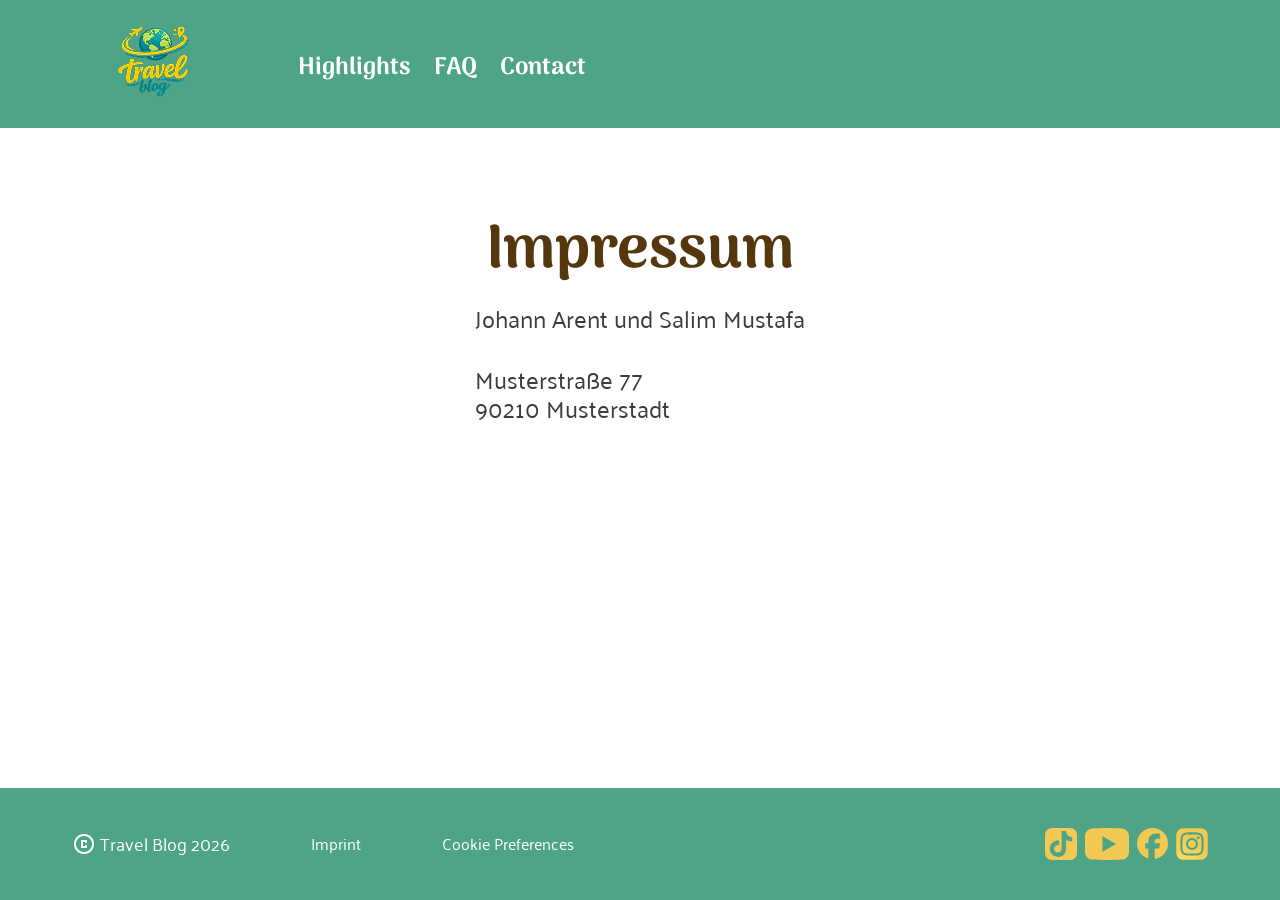
<file: impressum.html>
<!DOCTYPE html>
<html lang="en">

<head>
    <meta charset="UTF-8">
    <meta name="viewport" content="width=device-width, initial-scale=1.0">
    <title>Impressum</title>

    <link rel="stylesheet" href="./styles/standard.css">
    <link rel="stylesheet" href="./styles/variables.css">
    <link rel="stylesheet" href="./styles/fonts.css">
    <link rel="stylesheet" href="./styles/style_article_02.css">
    <link rel="shortcut icon" href="./assets/icon/favicon.png" type="image/x-icon">
</head>

<body >

    <header>
    <section>
      <a href="index.html"> <img src="./assets/images/logo travel-blog.png" alt="Rakete"></a>
      <nav>
        <ul>
          <li><a href="index.html#highlights">Highlights</a></li>
          <li><a href="index.html#faq">FAQ</a></li>
          <li><a href="index.html#contact">Contact</a></li>
        </ul>
      </nav>
    </section>
  </header>

    <main>
        <section>
            <h1>Impressum</h1>

            <p style="padding: 16px;">
                Johann Arent und Salim Mustafa
            </p>
            <p style="padding: 16px;">
                Musterstraße 77 <br>
                90210 Musterstadt
            </p>
        </section>
    </main>

    <footer style="position: fixed; left: 0; bottom: 0; width: 100%;">
        <div class="footer-content">
            <section class="company-data">
                <ul>
                    <li><img src="./assets/icon/copyright_icon.png" alt="Copyright"><a href="index.html">Travel Blog 2026</a>
                    </li>
                    <li><a href="imprint.html">Imprint</a></li>
                    <li><a href="#">Cookie Preferences</a></li>
                </ul>
            </section>
            <section class="socialmedia">
        <a href="https://www.tiktok.com/de-DE/" target="_blank"><img src="./assets/icon/Tiktok_icon.svg" alt="TikTok"></a>
        <a href="https://www.youtube.de/" target="_blank"><img src="./assets/icon/youtube.svg" alt="YouTube"></a>
        <a href="https://www.facebook.com/" target="_blank"><img src="./assets/icon/facebook.svg" alt="Facebook"></a>
        <a href="https://www.instagram.com/" target="_blank"><img src="./assets/icon/Instagram_logo.svg" alt="Instagram"></a>
      </section>
        </div>

        <section class="mobile-footer-nav">
            <a href="index.html"><img src="./assets/icon/home.svg" alt="Home"></a>
            <a href="index.html#highlights"><img src="./assets/icon/rocket_icon.svg" alt="Highlights"></a>
            <a href="index.html#faq"><img src="./assets/icon/questionmark.svg" alt="FAQ"></a>
            <a href="index.html#contact"><img src="./assets/icon/person_icon.svg" alt="Contact"></a>
        </section>
    </footer>
</body>

</html>
</file>
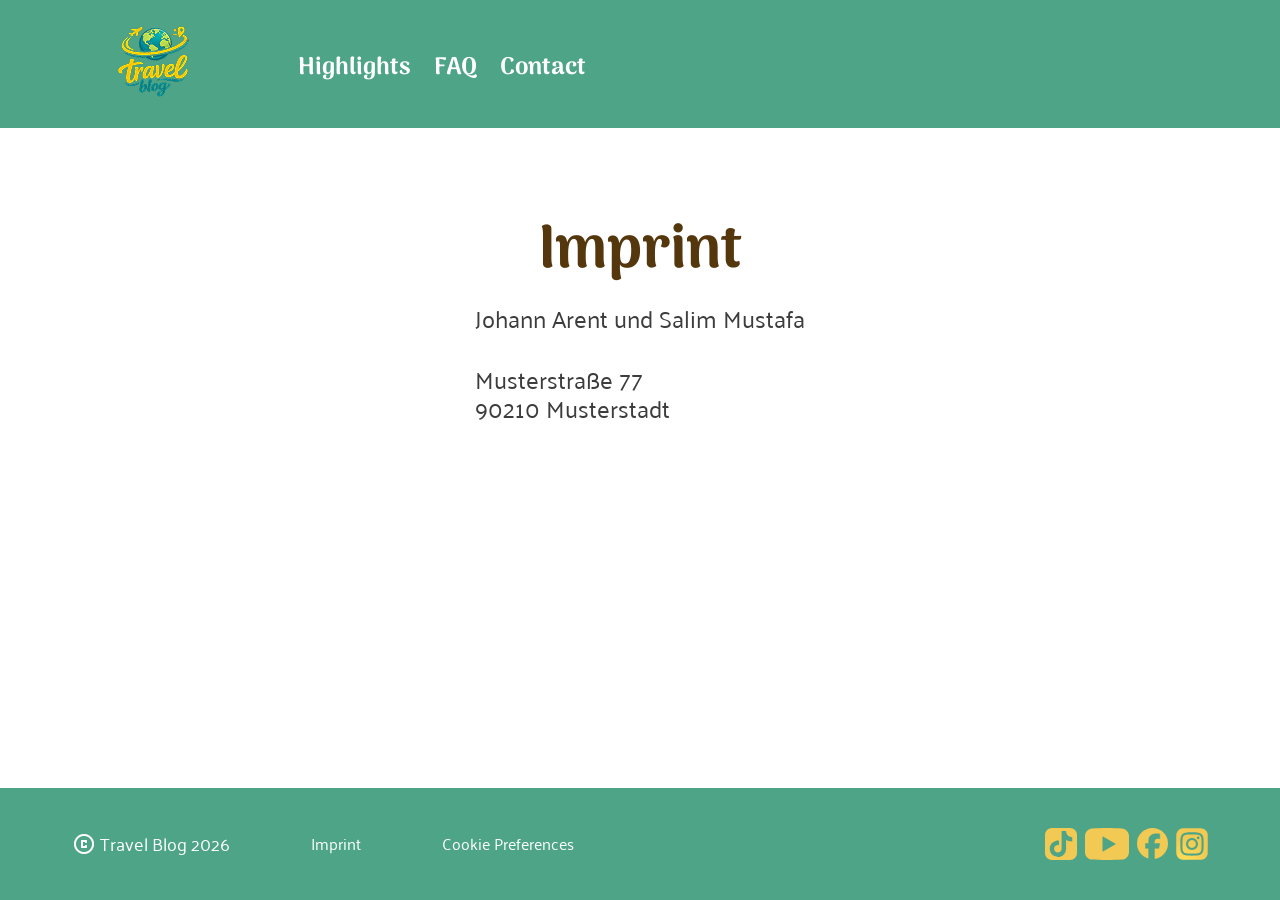
<file: imprint.html>
<!DOCTYPE html>
<html lang="en">

<head>
    <meta charset="UTF-8">
    <meta name="viewport" content="width=device-width, initial-scale=1.0">
    <title>Imprint</title>

    <link rel="stylesheet" href="./styles/standard.css">
    <link rel="stylesheet" href="./styles/variables.css">
    <link rel="stylesheet" href="./styles/fonts.css">
    <link rel="stylesheet" href="./styles/style-article-02.css">
    <link rel="shortcut icon" href="./assets/icon/favicon.png" type="image/x-icon">
</head>

<body>

    <header>
        <section>
            <a href="index.html"> <img src="./assets/images/logo travel-blog.png" alt="Rakete"></a>
            <nav>
                <ul>
                    <li><a href="index.html#highlights">Highlights</a></li>
                    <li><a href="index.html#faq">FAQ</a></li>
                    <li><a href="index.html#contact">Contact</a></li>
                </ul>
            </nav>
        </section>
    </header>

    <main>
        <section>
            <h1>Imprint</h1>

            <p style="padding: 16px;">
                Johann Arent und Salim Mustafa
            </p>
            <p style="padding: 16px;">
                Musterstraße 77 <br>
                90210 Musterstadt
            </p>
        </section>
    </main>

    <footer>
        <div class="footer-content">
            <section class="company-data">
                <ul>
                    <li><img src="./assets/icon/copyright_icon.png" alt="Copyright"><a href="index.html">Travel Blog 2026</a>
                    </li>
                    <li><a href="imprint.html">Imprint</a></li>
                    <li><a href="#">Cookie Preferences</a></li>
                </ul>
            </section>
            <section class="socialmedia">
                <a href="https://www.tiktok.com/de-DE/" target="_blank"><img src="./assets/icon/Tiktok_icon.svg" alt="TikTok"></a>
                <a href="https://www.youtube.de/" target="_blank"><img src="./assets/icon/youtube.svg" alt="YouTube"></a>
                <a href="https://www.facebook.com/" target="_blank"><img src="./assets/icon/facebook.svg" alt="Facebook"></a>
                <a href="https://www.instagram.com/" target="_blank"><img src="./assets/icon/Instagram_logo.svg" alt="Instagram"></a>
            </section>
        </div>

        <section class="mobile-footer-nav">
            <a href="index.html"><img src="./assets/icon/home.svg" alt="Home"></a>
            <a href="index.html#highlights"><img src="./assets/icon/rocket_icon.svg" alt="Highlights"></a>
            <a href="index.html#faq"><img src="./assets/icon/questionmark.svg" alt="FAQ"></a>
            <a href="index.html#contact"><img src="./assets/icon/person_icon.svg" alt="Contact"></a>
        </section>
    </footer>
</body>

</html>
</file>
<file: styles/standard.css>
* {
    margin: 0;
    box-sizing: border-box;
    scroll-behavior: smooth;
}

html {
    overflow-y: scroll; 
    overflow-x: hidden;
}

body {
    display: flex;
    flex-direction: column;
    min-height: 100vh;
    width: 100%;
    overflow-x: hidden;
}

/********************Header Section**************/
/************************************************/
header {
    display: flex;
    justify-content: start;
    align-items: center;

    padding: var(--main-frame);
    background-color: var(--bg-color-header);
    height: 128px;
}

header section {
    display: flex;
    justify-content: space-around;
    align-items: center;
    width: 50%;
}

@media (max-width: 768px) {
    header section {
        width: 100%;
        justify-content: center;
    }
}

header section img {
    width: 72px;
}

nav {
    width: 50%;
}

@media (max-width: 768px) {
    nav {
        display: none;
    }
}

nav ul {
    display: flex;
    justify-content: space-between;
    align-items: center;
    gap: 16px;

    padding: 0;
    list-style-type: none;
}

nav a {
    text-decoration: none;
    transition: 0.1s;
    position: relative;
}

nav a::after {
    content: "";
    position: absolute;
    left: 0;
    bottom: 0px;
    width: 110%;
    height: 18px;

    background-repeat: no-repeat;
    background-size: 100% 100%;

    opacity: 0;
    transition: opacity 0.2s ease-in-out;
}

nav li:nth-child(1) a::after {
    background-image: url('../assets/icon/swoosh-long.svg');
}

nav li:nth-child(2) a::after {
    background-image: url('../assets/icon/swoosh-short.svg');
}

nav li:nth-child(3) a::after {
    background-image: url('../assets/icon/swoosh-middle.svg');
}

nav a:hover {
    text-decoration: none;
    color: var(--primary-yellow);
}

nav a:hover::after {
    opacity: 1;
}

/********************Main Section****************/
/************************************************/
/********top-block********/
/**************************/
main {
    flex: 1;
    display: flex;
    flex-direction: column;
    align-items: center;
    gap: 80px;

    background-color: var(--bg-color-main);
}

@media (max-width: 1279px) {
    main {
        gap: 40px;
    }
}

@media (max-width: 768px) {
    main {
        gap: 40px;
    }
}

.top-block {
    display: flex;
    flex-direction: column;
    gap: 48px;

    width: 100%;
}

.article-head {
    display: flex;
    justify-content: space-between;
}

/* --- Tablet-View (1279px - 769px) --- */
@media (max-width: 1279px) {
    .article-head {
        display: grid;
        grid-template-columns: 1fr 280px;
        grid-template-rows: auto auto auto auto 1fr;
        column-gap: 48px;
        row-gap: 16px;
    }
}

/* --- Smartphone-View (< 769px) --- */
@media (max-width: 768px) {
    .article-head {
        display: flex;
        flex-direction: column;
        gap: 48px;
    }
}

.article-heading-block {
    display: flex;
    flex-direction: column;
    justify-content: space-between;
    max-width: 65ch;
}

@media (max-width: 1279px) {
    .article-heading-block {
        display: contents;
    }

    .article-kicker {
        grid-column: 1 / 3;
        grid-row: 1 / 2;
    }

    .article-h1 {
        grid-column: 1 / 3;
        grid-row: 2 / 3;
        margin-bottom: 16px;
    }

    .article-intro {
        grid-column: 1 / 2;
        grid-row: 3 / 4;
    }

    .article-meta {
        grid-column: 1 / 2;
        grid-row: 4 / 5;
        margin-top: 32px;
    }
}

@media (max-width: 768px) {
    .article-heading-block {
        display: flex;
        max-width: 100%;
        gap: 24px;
    }
}

.article-meta {
    display: flex;
    gap: 32px;
}

.article-meta span {
    display: flex;
    align-items: center;
    gap: 8px;
    white-space: nowrap;
}

.article-meta img {
    width: 20px;
    height: 20px;
    object-fit: contain;
    flex-shrink: 0;
}

@media (max-width: 1279px) {
    .article-meta {
        display: grid;
        grid-template-columns: repeat(2, max-content);
        gap: 16px 32px;
    }
}

@media (max-width: 768px) {
    .article-meta {
        display: grid;
        grid-template-columns: repeat(2, minmax(0, 1fr));
        gap: 12px 24px;
    }
}

@media (max-width: 480px) {
    .article-meta {
        grid-template-columns: 1fr;
    }
}

/* author-box */
/**************/
.author-box {
    display: flex;
    flex-direction: column;
    align-items: center;
    gap: 4px;

    background-color: var(--primary-green-light);
    border-radius: 30px;
    padding: 16px;
    text-align: center;
    max-width: 280px;
    max-height: 390px;
}

@media (max-width: 1279px) {
    .author-box {
        grid-column: 2 / 3;
        grid-row: 3 / 6;
    }
}

@media (max-width: 768px) {
    .author-box {
        max-width: 100%;
        max-height: fit-content;
    }
}

.author-photo {
    width: 120px;
    height: 120px;
    border-radius: 50%;
    flex-shrink: 0;
    overflow: hidden;
    margin-bottom: 12px;
}

.author-role {
    margin-bottom: 16px;
}

/************Follow-Me-Wrapper***************/
/******************************************/
.follow-me-wrapper {
    display: flex;
    justify-content: center;
}

.follow-me-block {
    display: flex;
    flex-direction: column;
    align-items: center;
    text-align: center;
    gap: 48px;

    width: 100%;
    max-width: 500px;
    position: relative;
}

#curved-vector {
    position: absolute;
    bottom: 0;
    left: -10px;
    padding-bottom: 8px;
}

@media (max-width: 480px) {
    #curved-vector {
        width: 60px; 
        height: auto;
        left: 0px;
    }
}

.share-toggle-checkbox {
    display: none;
}

.share-btn-label {
    cursor: pointer;
    display: flex;
    justify-content: center;
    align-items: center;
    background-color: var(--primary-green);
    border-radius: 10px;
    max-width: 200px;
    
    height: 58px; 
    
    padding: 4px 16px 4px 4px;
    gap: 8px;
    
    font-family: 'Palanquin';
    font-weight: 700;
    font-size: 28px;
    line-height: 1.2;
    color: var(--primary-yellow);
    
    transition: all 0.3s ease;
    user-select: none;
    position: relative; 
}

.share-btn-label > img:first-of-type {
    display: block;
    width: 50px;
    height: auto;
    object-fit: contain;
    transition: all 0.4s ease;
}

.share-btn-label:active {
    transform: scale(0.95);
}

.share-toggle-checkbox:checked + .share-btn-label {
    background-color: var(--primary-yellow);
    color: var(--primary-green);
    padding: 4px 16px; 
    transform: translateX(-20px);
}

.share-toggle-checkbox:checked + .share-btn-label:active {
    transform: translateX(-20px) scale(0.95);
}

.share-toggle-checkbox:checked + .share-btn-label > img:first-of-type {
    width: 0;
    opacity: 0;
    margin-right: -8px; 
    transform: scale(0);
}

.share-popout {
    position: absolute;
    left: calc(100% + 16px); 
    top: 50%;
    
    display: flex;
    align-items: center;
    gap: 6px;
    
    opacity: 0;
    visibility: hidden;
    transform: translateY(-50%) translateX(-15px) scale(0.9);
    transition: all 0.4s cubic-bezier(0.175, 0.885, 0.32, 1.275); 
}

.share-popout img {
    height: 40px; 
    width: auto;
}

.share-links {
    display: flex;
    flex-direction: column;
    align-items: start;
    gap: 10px;
}

.share-links a {
    font-family: 'Palanquin';
    font-weight: 700;
    font-size: 16px; 
    color: var(--primary-green);
    text-decoration: none;
    line-height: 1;
}

.share-links a:hover {
    text-decoration: underline;
}

.share-toggle-checkbox:checked + .share-btn-label .share-popout {
    opacity: 1;
    visibility: visible;
    transform: translateY(-50%) translateX(0) scale(1);
}

@media (max-width: 768px) {
    .share-btn-label {
        max-width: 140px;
        height: 44px;
        padding: 2px 8px 2px 2px;
    }

    .share-toggle-checkbox:checked + .share-btn-label {
        padding: 2px 12px;
    }

    .share-btn-label > img:first-of-type {
        width: 32px; 
    }

    .share-btn-label span {
        font-size: 20px;
    }
    
    .share-popout {
        left: calc(100% + 12px);
        gap: 8px;
    }

    .share-popout img {
        height: 30px;
    }

    .share-links a {
        font-size: 14px; 
    }
}

/**************Pro-Tipps-Section*****************/
/************************************************/
.pro-tipps-section {
    position: relative;
    background-color: var(--primary-green-light);
    max-width: 1084px;
    border-radius: 30px;
    padding: 24px 16px;
}

.pro-tipps-section a {
    text-decoration: none;
}

.pro-tipps-section a:hover {
    text-decoration: underline;
}

.pro-tipps-tag {
    position: absolute;
    top: -40px;
    left: -40px;
    transform: rotate(-13deg);

    display: flex;
    justify-content: center;
    align-items: center;

    background-color: var(--primary-green);
    border-radius: 10px;
    max-width: 200px;
    max-height: 64px;
    padding: 4px 16px 4px 4px;
}

@media (max-width: 768px) {
    .pro-tipps-tag {
        top: -24px;
        left: -16px;
        max-width: 140px;
        max-height: 44px;
        padding: 2px 8px 2px 2px;
    }
}

.pro-tipps-tag img {
    max-width: 50px;
}

@media (max-width: 768px) {
    .pro-tipps-tag img {
        max-width: 32px;
    }
}

/********************Footer Section**************/
/************************************************/
footer {
    display: flex;
    justify-content: center;
    padding: 0;
    background-color: var(--bg-color-footer);
}

.footer-content {
    display: flex;
    justify-content: space-between;
    align-items: center;
    padding: var(--main-frame);
    padding-top: 32px;
    padding-bottom: 32px;
    width: 100%;
}

@media (max-width: 768px) {
    .footer-content {
        justify-content: space-between;
        align-items: center;
        gap: 8px;
        padding-left: 16px;
        padding-right: 16px;
    }
}

footer ul li a {
    text-decoration: none;
}

footer ul li a:hover {
    text-decoration: underline;
}

.company-data {
    width: 45%;
}

@media (max-width: 1279px) {
    .company-data {
        width: auto;
    }
}

@media (max-width: 768px) {
    .company-data {
        width: 100%;
    }
}

.company-data ul {
    display: flex;
    justify-content: space-between;
    padding: 8px;
    margin: 0;
    list-style-type: none;
}

@media (max-width: 1279px) {
    .company-data ul {
        gap: 16px;
    }
}

@media (max-width: 768px) {
    .company-data ul {
        flex-direction: column;
        align-items: flex-start;
        gap: 8px;
        padding: 0;
    }
}

.company-data li {
    display: flex;
    justify-content: center;
    align-items: center;
    margin: 0;
    padding: 0;
    gap: 4px;
    line-height: 1;
}

.company-data li:first-child,
.company-data li:first-child a {
    font-size: 18px;
}

@media (max-width: 1279px) {
    .company-data li {
        white-space: nowrap;
    }
}

.company-data img {
    width: 24px;
    display: block;
}

.socialmedia {
    display: flex;
    justify-content: space-between;
    align-items: center;
    gap: 8px;
    padding: 8px;
}

.socialmedia a {
    display: flex;
    align-items: center; 
}

@media (max-width: 768px) {
    .socialmedia {
        padding: 0;
    }
}

.socialmedia img {
    height: 32px;
    width: auto;
    display: block;
    object-fit: contain;
}

.socialmedia ul {
    padding: 0;
    list-style-type: none;
}

/* --- (320px - 480px) --- */
@media (max-width: 480px) {
    .company-data ul li,
    .company-data ul li a {
        font-size: 14px; 
        line-height: 1;
    }

    .company-data img {
        width: 18px; 
    }

    .socialmedia img {
        height: 22px;
        width: auto;
    }

    .socialmedia {
        gap: 6px;
    }
}
/******************** Mobile Footer Navigation ***************/
/*************************************************************/
.mobile-footer-nav {
    display: none;
}

@media (max-width: 768px) {
    main {
        padding-bottom: 32px;
    }

    footer {
        padding-bottom: 90px;
    }

    .mobile-footer-nav {
        display: flex;
        position: fixed;
        bottom: 0;
        left: 0;
        z-index: 1000;
        justify-content: space-around;
        align-items: center;
        background-color: var(--primary-yellow);
        padding: 24px 25px;
        width: 100%;
        gap: 16px;
    }

    .mobile-footer-nav a {
        display: flex;
        align-items: center;
        justify-content: center;
    }

    .mobile-footer-nav img {
        height: auto;
    }
}

@media (max-width: 480px) {
    .mobile-footer-nav {
        padding: 12px 16px;
        gap: 8px;
    }

    .mobile-footer-nav img {
        height: 24px;
    }

    footer {
        padding-bottom: 45px;
    }
}
</file>
<file: styles/variables.css>
:root {
  --bg-color-header: var(--primary-green);
  --bg-color-main: var(--primary-white);
  --bg-color-footer: var(--primary-green);
  --carousel: var(--primary-white);

  --primary-green: rgba(78, 164, 135, 1);
  --primary-green-light: rgba(78, 164, 135, 0.2);
  --primary-yellow: rgba(241, 201, 83, 1);
  --primary-white: rgba(255, 255, 255, 1);
  --secondary-brown: rgba(84, 55, 13, 1);

  --main-frame: 8px max(calc(50% - 720px), 64px);
}

@media (max-width: 768px) {
    :root {
        --main-frame: 8px max(calc(50% - 720px), 16px);
    }
}
</file>
<file: styles/fonts.css>
/******************** Font Faces ****************/
/************************************************/

/* arima-regular - latin */
@font-face {
  font-display: swap;
  /* Check https://developer.mozilla.org/en-US/docs/Web/CSS/@font-face/font-display for other options. */
  font-family: 'Arima';
  font-style: normal;
  font-weight: 400;
  src: url('../assets/fonts/arima-v7-latin-regular.woff2') format('woff2');
  /* Chrome 36+, Opera 23+, Firefox 39+, Safari 12+, iOS 10+ */
}

/* arima-500 - latin */
@font-face {
  font-display: swap;
  /* Check https://developer.mozilla.org/en-US/docs/Web/CSS/@font-face/font-display for other options. */
  font-family: 'Arima';
  font-style: normal;
  font-weight: 500;
  src: url('../assets/fonts/arima-v7-latin-500.woff2') format('woff2');
  /* Chrome 36+, Opera 23+, Firefox 39+, Safari 12+, iOS 10+ */
}

/* arima-700 - latin */
@font-face {
  font-display: swap;
  /* Check https://developer.mozilla.org/en-US/docs/Web/CSS/@font-face/font-display for other options. */
  font-family: 'Arima';
  font-style: normal;
  font-weight: 700;
  src: url('../assets/fonts/arima-v7-latin-700.woff2') format('woff2');
  /* Chrome 36+, Opera 23+, Firefox 39+, Safari 12+, iOS 10+ */
}

/* palanquin-regular - latin */
@font-face {
  font-display: swap;
  /* Check https://developer.mozilla.org/en-US/docs/Web/CSS/@font-face/font-display for other options. */
  font-family: 'Palanquin';
  font-style: normal;
  font-weight: 400;
  src: url('../assets/fonts/palanquin-v17-latin-regular.woff2') format('woff2');
  /* Chrome 36+, Opera 23+, Firefox 39+, Safari 12+, iOS 10+ */
}

/* palanquin-600 - latin */
@font-face {
  font-display: swap;
  /* Check https://developer.mozilla.org/en-US/docs/Web/CSS/@font-face/font-display for other options. */
  font-family: 'Palanquin';
  font-style: normal;
  font-weight: 600;
  src: url('../assets/fonts/palanquin-v17-latin-600.woff2') format('woff2');
  /* Chrome 36+, Opera 23+, Firefox 39+, Safari 12+, iOS 10+ */
}


/******************** Global Styles *************/
/************************************************/

body {
  font-family: 'Palanquin';
  font-weight: 400;
  font-size: 24px;
  line-height: 1.2;
  color: rgba(61, 61, 61, 1);
}

@media (max-width: 1279px) {
  body {
    font-size: 20px;
  }
}

@media (max-width: 768px) {
  body {
    font-size: 16px;
  }
}

h1 {
  font-family: 'Arima';
  font-weight: 700;
  font-size: 60px;
  line-height: 1.2;
  text-align: center;
  color: var(--secondary-brown);
}

@media (max-width: 1279px) {
    h1 {
        font-size: 38px;
    }
}

h2 {
  font-family: 'Arima';
  font-weight: 700;
  font-size: 52px;
  line-height: 1.2;
  text-align: center;
  color: var(--primary-green);
  margin: 24px;
}

@media (max-width: 1279px) {
  h2 {
    font-size: 46px;
  }
}

@media (max-width: 768px) {
  h2 {
    font-size: 40px;
  }
}

h3 {
  font-family: 'Palanquin';
  font-weight: 600;
  font-size: 48px;
  line-height: 1.0;
  color: var(--carousel);
}

@media (max-width: 1279px) {
  h3 {
    font-size: 36px;
    line-height: 1.0;
    padding-top: 0;
    margin-top: 0;
  }
}

@media (max-width: 768px) {
  h3 {
    font-size: 28px;
  }
}

.btn {
  font-family: 'Arima';
  font-weight: 700;
  font-size: 24px;
  line-height: 1.2;
  letter-spacing: 0.05em;
  color: rgba(115, 115, 115, 1);
}


/******************** Header Section ************/
/************************************************/

nav a {
  font-family: 'Arima';
  font-weight: 700;
  font-size: 24px;
  line-height: 0.8;
  color: var(--primary-white);
}


/******************** Main Section **************/
/************************************************/

/* --- Article Head & Meta --- */
.article-kicker {
  font-family: 'Palanquin';
  font-weight: 600;
  font-size: 40px;
  line-height: 1.2;
  color: var(--primary-green);
}

@media (max-width: 1279px) {
  .article-kicker {
    font-size: 30px;
  }
}

@media (max-width: 768px) {
  .article-kicker {
    font-size: 20px;
  }
}

.article-h1 {
  font-family: 'Arima';
  font-weight: 700;
  font-size: 64px;
  line-height: 1.2;
  text-align: start;
  color: var(--primary-yellow);
}

@media (max-width: 1279px) {
  .article-h1 {
    font-size: 50px;
  }
}

@media (max-width: 768px) {
  .article-h1 {
    font-size: 40px;
  }
}

.article-h2 {
  font-family: 'Arima';
  font-weight: 600;
  font-size: 32px;
  line-height: 1.2;
  text-align: center;
  color: var(--secondary-brown);
}

@media (max-width: 1279px) {
  .article-h2 {
    font-size: 26px;
    margin-bottom: 0;
  }
}

@media (max-width: 768px) {
  .article-h2 {
    font-size: 20px;
  }
}

.article-intro {
  font-family: 'Palanquin';
  font-weight: 400;
  font-size: 28px;
  line-height: 1.1;
  color: var(--secondary-brown);
}

@media (max-width: 1279px) {
  .article-intro {
    font-size: 24px;
  }
}

@media (max-width: 768px) {
  .article-intro {
    font-size: 18px;
  }
}

.article-meta {
  font-family: 'Palanquin';
  font-weight: 400;
  font-size: 16px;
  line-height: 1.2;
  color: var(--secondary-brown);
}

/* --- Author Box --- */
.author-info {
  font-family: 'Arima';
  color: var(--secondary-brown);
  font-size: 1.12rem;
}

.author-name {
  font-family: 'Arima';
  font-weight: 700;
  font-size: 18px;
  line-height: 1.2;
  color: var(--secondary-brown);
}

.author-role {
  font-family: 'Arima';
  font-weight: 400;
  font-size: 1.12rem;
  color: var(--secondary-brown);
}

.author-bio {
  font-family: 'Palanquin';
  font-weight: 400;
  font-size: 1rem;
  line-height: 1.2;
  text-align: left;
  color: var(--secondary-brown);
}

/* --- Highlights & Scroller --- */
.scroller-overlay-text p {
  font-family: 'Palanquin';
  font-size: 28px;
  line-height: 1.1;
  color: var(--carousel);
}

/* --- FAQ Section --- */
.faq-question {
  font-family: 'Palanquin';
  font-weight: 700;
  font-size: 24px;
  line-height: 1.2;
  color: var(--secondary-brown);
}

@media (max-width: 1279px) {
  .faq-question {
    font-size: 20px;
  }
}

@media (max-width: 768px) {
  .faq-question {
    font-size: 16px;
  }
}

.faq-answer {
  font-family: 'Palanquin';
  font-weight: 500;
  font-size: 16px;
  line-height: 1.2;
  color: var(--secondary-brown);
}

/* --- Contact Form & Mixed Texts --- */
.contact-form,
#contact-heading p,
.highlights-section p {
  font-family: 'Palanquin';
  font-weight: 500;
  font-size: 24px;
  line-height: 1.2;
  color: var(--secondary-brown);
}

@media (max-width: 768px) {

  .contact-form,
  #contact-heading p,
  .highlights-section p {
    font-size: 24px;
  }
}

.form-consent {
  font-family: 'Palanquin';
  font-weight: 400;
  font-size: 15px;
  line-height: 1.2;
  color: var(--secondary-brown);
}

/* --- Pro Tipps Section --- */
.pro-tipps-tag {
  font-family: 'Palanquin';
  font-weight: 700;
  font-size: 28px;
  line-height: 1.2;
  color: var(--primary-yellow);
}

@media (max-width: 768px) {
  .pro-tipps-tag span {
    font-size: 20px;
  }
}

.pro-tipps-section a {
  font-family: 'Palanquin';
  font-weight: 700;
  font-size: 24px;
  line-height: 1.2;
  color: var(--primary-green);
}

@media (max-width: 1279px) {
  .pro-tipps-section a {
    font-size: 20px;
  }
}

@media (max-width: 768px) {
  .pro-tipps-section a {
    font-size: 16px;
  }
}

/* --- Follow Me Section --- */
.follow-me-block p {
  font-family: 'Arima';
  font-weight: 500;
  font-size: 24px;
  line-height: 1.2;
  text-align: center;
  color: var(--secondary-brown);
}

@media (max-width: 1279px) {
  .follow-me-block p {
    font-size: 21px;
  }
}

/* --- Smartphone-Ansicht (< 769px) --- */
@media (max-width: 768px) {
  .follow-me-block p {
    font-size: 18px;
  }
}

@media (max-width: 480px) {
    .article-h1, h1 {
        font-size: 32px;
    }
    .article-h2, h2 {
        font-size: 26px;
    }
    h3 {
        font-size: 22px;
    }
    .article-intro {
        font-size: 16px;
    }
}


/******************** Footer Section ************/
/************************************************/

footer a {
  font-family: 'Palanquin';
  font-weight: 400;
  font-size: 16px;
  line-height: 1.2;
  color: var(--primary-white);
}
</file>
<file: styles/style-index.css>
main {
    margin-top: 0;
    padding-bottom: 80px;
}

@media (max-width: 768px) {
    main {
        padding-bottom: 40px;
    }
}

/************* - hero-section - **************/
/*********************************************/

.hero-section {
    position: relative;
    width: 100%;
    max-height: 515px;

    overflow-x: clip;
    overflow-y: visible;

    aspect-ratio: 1440 / 515;
    isolation: isolate;
}

@media (max-width: 768px) {
    .hero-section {
        aspect-ratio: auto;
        height: 515px;
    }

    .hero-bg-layer::before {
        background-position: right bottom;
    }
}

.headline-hero {
    display: flex;
    flex-direction: column;
    gap: 32px;

    z-index: 3;
    position: absolute;
    width: 345px;
    max-width: 100%;
    color: var(--secondary-brown);

    animation:
        headlineFlyIn 2s ease-in-out 0s both,
        headlineMoveRight 3.75s ease-out 2s both;
}

@media (max-width: 1279px) {
    .headline-hero {
        max-width: 85vw;
        gap: 8px;
    }
}

.hero-bg-layer {
    position: absolute;
    top: 0;
    left: 0;
    width: 100%;
    height: 100%;
    overflow: hidden;
    z-index: 1;
}

.hero-bg-layer::before {
    position: absolute;
    z-index: -1;
    content: "";
    top: 0;
    left: 0;
    width: 100%;
    height: 100%;

    background-image: url('../assets/images/cappadocia_img.png');
    background-position: bottom;
    background-repeat: no-repeat;
    background-size: cover;

    animation: zoominhero 3.6s ease-in-out 1.1s both;
}

.container {
    position: relative;
    width: 100%;
    max-width: 1440px;
    height: 100%;
    margin: 0 auto;
}

.left-yellow-cover {
    position: absolute;
    z-index: 1;
    height: 100%;
    width: max(21%, calc(50vw - 720px + 300px));
    left: 0;
    background-color: var(--primary-yellow);
}

.yellow-squared-curtain {
    position: absolute;
    z-index: 3;
    background-color: var(--primary-yellow);
    object-fit: cover;
    width: 100%;
    height: 100%;
    left: 0;

    animation: yellow-squared-curtain-shrink 3.75s ease-out 2s both;
}

.long-curtain-slide-left {
    position: absolute;
    z-index: 1;
    top: -2px;
    height: calc(100% + 4px);
    left: 100%;
    transform: translateX(-50%);

    animation: longCurtainSlideLeft 3.75s ease-out 2s both;
}

.short-curtain-slide-left {
    position: absolute;
    top: 0;

    height: 105%;
    width: auto;

    z-index: 1;
    opacity: 0;
    animation: shortCurtainSlideLeft 0.8s ease-in 5s both;
}

.rotating-circle {
    background-color: var(--primary-green);
    width: 160px;
    height: 160px;
    display: grid;
    place-items: center;
    z-index: 3;
    left: 30%;
    top: 100%;
    border-radius: 50%;
    opacity: 0;
    position: absolute;
    overflow: visible;
    animation: circleincoming 700ms ease-in-out 5.05s both;
}

.circle-orb,
.circle-text {
    grid-area: 1 / 1;
}

.circle-text {
    transform: rotate(0deg);
    animation: circlerotation 12s linear 1s infinite;
}

/* --- Hero-Animation <= 1279px --- */
@media (max-width: 1279px) {
    .yellow-squared-curtain {
        z-index: 2;
        animation: curtain-square-tablet 3.75s ease-out 2s both;
    }

    .long-curtain-slide-left {
        z-index: 3;
        animation: curtain-wave-tablet 3.75s ease-out 2s both;
    }

    .headline-hero {
        width: 270px;
        max-width: 85vw;
        gap: 8px;
        z-index: 4;
        animation:
            headlineFlyIn-tablet 2s ease-in-out 0s both,
            headlineMoveRight-tablet 3.75s ease-out 2s both;
    }

    .short-curtain-slide-left {
        animation: short-curtain-tablet 0.8s ease-in 5s both;
    }

    .rotating-circle {
        animation: circleincoming-tablet 700ms ease-in-out 5.05s both;
    }

    @keyframes headlineFlyIn-tablet {
        0% {
            top: 100%;
            opacity: 0;
        }

        75%,
        100% {
            top: 40%;
            opacity: 1;
        }
    }

    @keyframes headlineMoveRight-tablet {

        0%,
        80% {
            left: max(calc(50% - 135px), 32px);
            transform: translate(0, -50%);
        }

        100% {
            left: 32px;
            transform: translate(0, -50%);
        }
    }

    @keyframes curtain-square-tablet {
        0% {
            width: 100%;
        }

        50%,
        80% {
            width: max(35%, 300px);
        }

        100% {
            width: max(20%, 220px);
        }
    }

    @keyframes curtain-wave-tablet {
        0% {
            left: 100%;
            transform: translateX(-50%);
            opacity: 1;
        }

        50%,
        80% {
            left: max(50%, 500px);
            transform: translateX(-85%);
            opacity: 1;
        }

        95% {
            opacity: 0.75;
        }

        100% {
            left: max(35%, 420px);
            transform: translateX(-100%);
            opacity: 0;
        }
    }

    @keyframes short-curtain-tablet {
        0% {
            left: 50%;
            opacity: 0;
            transform: translateX(-100%);
        }

        10% {
            opacity: 1;
        }

        100% {
            left: max(37%, 420px);
            opacity: 1;
            transform: translateX(-100%);
        }
    }

    @keyframes circleincoming-tablet {
        0% {
            left: 25%;
            top: 100%;
            opacity: 0;
        }

        100% {
            left: 25%;
            top: 61%;
            opacity: 1;
        }
    }
}

/* --- Keyframes for Hero-Section --- */
/**************************************/
@keyframes headlineFlyIn {
    0% {
        top: 100%;
        opacity: 0;
    }

    75%,
    100% {
        top: 50%;
        opacity: 1;
    }
}

@keyframes zoominhero {
    0% {
        transform: scale(1);
    }

    15% {
        transform: scale(1.03);
    }

    85% {
        transform: scale(1.03);
    }

    100% {
        transform: scale(1.07);
    }
}

@keyframes yellow-squared-curtain-shrink {
    0% {
        width: 100%;
    }

    50%,
    80% {
        width: max(40%, 500px);
    }

    100% {
        width: min(30%, 500px);
    }
}

@keyframes longCurtainSlideLeft {
    0% {
        left: 100%;
        transform: translateX(-50%);
        opacity: 1;
    }

    50% {
        left: 55%;
        transform: translateX(-85%);
        opacity: 1;
    }

    80% {
        left: 55%;
        transform: translateX(-85%);
        opacity: 1;
    }

    95% {
        opacity: 0.75;
    }

    100% {
        left: 48.5%;
        transform: translateX(-100%);
        opacity: 0.0;
    }
}

@keyframes shortCurtainSlideLeft {
    0% {
        left: 50%;
        opacity: 0;
        transform: translateX(-100%);
    }

    10% {
        opacity: 1;
    }

    100% {
        left: 45%;
        opacity: 1;
        transform: translateX(-100%);
    }
}

@keyframes headlineMoveRight {

    0%,
    80% {
        left: max(calc(50% - 172.5px), calc(50vw - 720px), 64px);
        transform: translate(0, -50%);
    }

    100% {
        left: max(calc(50vw - 720px), 64px);
        transform: translate(0, -50%);
    }
}

@keyframes circleincoming {
    0% {
        left: 30%;
        top: 100%;
        opacity: 0;
    }

    100% {
        left: 30%;
        top: 56%;
        opacity: 1;
    }
}

@keyframes circlerotation {
    0% {
        transform: rotate(0deg);
    }

    5% {
        transform: rotate(0deg);
    }

    25% {
        transform: rotate(90deg);
    }

    30% {
        transform: rotate(90deg);
    }

    50% {
        transform: rotate(180deg);
    }

    55% {
        transform: rotate(180deg);
    }

    75% {
        transform: rotate(270deg);
    }

    80% {
        transform: rotate(270deg);
    }

    100% {
        transform: rotate(360deg);
    }
}


/* ---------- highlights-scroller-section ---------- */
/***************************************************/

.highlights-section {
    display: flex;
    flex-direction: column;
    align-items: center;

    margin: var(--main-frame);
}

.highlights-heading {
    margin-bottom: 88px;
    text-align: center;
}

.scroller {
    display: flex;
    flex-direction: column;
    align-items: center;
    width: 100%;
    max-width: 1440px;
    position: relative;
    overflow: hidden;
    aspect-ratio: 2.7 / 1;
    border-radius: 0 100px 0 0;
}

.scroller input[type="radio"] {
    position: absolute;
    bottom: 16px;
    z-index: 2;
    appearance: none;
    width: 16px;
    height: 16px;
    background-color: var(--primary-white);
    border-radius: 50%;
    cursor: pointer;
}

.scroller input[value="one"] {
    transform: translateX(-48px);
}

.scroller input[value="two"] {
    transform: translateX(-16px);
}

.scroller input[value="three"] {
    transform: translateX(16px);
}

.scroller input[value="four"] {
    transform: translateX(48px);
}

.scroller input[type="radio"]:checked {
    width: 32px;
    height: 16px;
    background-color: var(--primary-yellow);
    border-radius: 20px;
}

.scroller_wrapper {
    display: flex;

    width: 400%;
    height: 100%;
    position: absolute;
    z-index: 1;
    top: 0;
    left: 0;
    transition: transform 0.6s ease-in-out;
}

.scroller_element {
    width: calc(100% / 4);
    height: 100%;
    position: relative;
    display: block;
    text-decoration: none;
}

.scroller_element img {
    width: 100%;
    height: 100%;
    object-fit: cover;
    display: block;
}

.scroller-overlay-text {
    position: absolute;
    top: 24px;
    left: 18px;
    max-width: 75%;
    background-color: rgba(255, 255, 255, 0.1);
    backdrop-filter: blur(10px);
    padding: 16px;
    display: flex;
    flex-direction: column;
    gap: 0.5rem;
    border-radius: 8px;
}

@media (max-width: 1279px) {
    .scroller-overlay-text {
        max-width: 80%; 
        max-height: none; 
        padding: 16px;
        gap: 8px;
    }

    .scroller-overlay-text h3 {
        font-size: 26px;
        line-height: 1.1;
        display: block;
        -webkit-line-clamp: unset;
        -webkit-box-orient: unset;
        overflow: visible;
        padding-bottom: 0;
    }

    .scroller-overlay-text p {
        font-size: 18px;
        line-height: 1.3;
        display: block;
        -webkit-line-clamp: unset;
        -webkit-box-orient: unset;
        overflow: visible;
    }
}

@media (max-width: 768px) {
    .scroller {
        width: 100%;
        max-width: 335px;
        height: auto;
        aspect-ratio: 335 / 533;
        border-radius: 0 50px 0 0;
    }

    .scroller-overlay-text {
        top: 16px;
        left: 12px;
        max-width: 85%;
        max-height: none; 
        padding: 12px;
        gap: 8px;
    }

    .scroller-overlay-text h3 {
        font-size: 22px;
        line-height: 1.1;
    }

    .scroller-overlay-text p {
        font-size: 15px;
        line-height: 1.3;
    }

    .scroller-overlay-text h3,
    .scroller-overlay-text p {
        display: block;
        -webkit-line-clamp: unset;
        -webkit-box-orient: unset;
        overflow: visible;
    }

    .scroller_element img {
        object-position: 40% bottom;
    }
}

.scroller input[value="one"]:checked~.scroller_wrapper {
    transform: translateX(0);
}

.scroller input[value="two"]:checked~.scroller_wrapper {
    transform: translateX(calc(-100% / 4));
}

.scroller input[value="three"]:checked~.scroller_wrapper {
    transform: translateX(calc(-200% / 4));
}

.scroller input[value="four"]:checked~.scroller_wrapper {
    transform: translateX(calc(-300% / 4));
}


/*************** FAQ-Section ***************/
/*******************************************/
.faq-section {
    margin: var(--main-frame);
    align-self: stretch;
}

.faq-list {
    display: flex;
    flex-direction: column;
    gap: 12px;

    margin: 0 auto;
    width: 100%;
    max-width: 1000px;
}

.faq-item {
    background: var(--primary-yellow);
    border-radius: 12px;
    overflow: hidden;
}

.faq-item p {
    background-color: var(--primary-white);
    padding: 8px 14px;
    border-radius: 5px;
    font-weight: 500;
    font-size: 16px;
}

.faq-item:has(.faq-question:focus-visible) {
    outline: 2px solid var(--primary-yellow);
}

.faq-question {
    width: 100%;
    display: flex;
    align-items: center;
    justify-content: space-between;
    padding: 16px 20px;
    text-align: left;
    cursor: pointer;
    list-style: none;
}

.faq-icon {
    transition: transform 200ms ease;
    flex-shrink: 0;
    margin-left: 12px;
}

.faq-item[open] .faq-icon {
    transform: rotate(180deg);
}

:root {
    interpolate-size: allow-keywords;
}

.faq-item::details-content {
    block-size: 0;
    overflow: hidden;
    transition: block-size 0.5s,
        content-visibility 0.5s;
    transition-behavior: allow-discrete;
}

.faq-item[open]::details-content {
    block-size: auto;
}

.faq-answer {
    padding: 0 20px 18px;
}

/************ contact-section ************/
/**************************************/
.contact-section {
    display: flex;
    flex-direction: column;
    justify-content: center;
    align-items: center;
    gap: 56px;

    margin: var(--main-frame);
}

#contact-heading {
    text-align: center;
}

.contact-form {
    width: 90%;
    margin: 0 auto;
}

h3 img {
    max-width: 48px;
}

.form-row {
    display: flex;
    gap: 20px;
    margin-bottom: 20px;
}

.form-group {
    flex: 1;
    display: flex;
    flex-direction: column;
    gap: 6px;
}

.form-group input,
.form-group textarea {
    border: none;
    border-bottom: 1px solid var(--secondary-brown);
    padding: 8px 4px;
    font-family: inherit;
    font-size: 0.95rem;
    background: transparent;
    transition: background-color 0.3s ease, border-bottom-color 0.3s ease;
}

.form-group input:focus,
.form-group textarea:focus {
    outline: none;
    background-color: var(--primary-green-light);
    border-bottom-color: var(--primary-green);
}

@media (max-width: 768px) {
    .contact-section {
        gap: 32px;
    }

    .form-row {
        flex-direction: column;
        gap: 20px;
    }
}

.form-group textarea {
    resize: vertical;
    min-height: 32px;
}

.form-consent {
    display: flex;
    align-items: flex-start;
    justify-content: center;
    text-align: center;
    gap: 8px;
    font-size: 0.8rem;
    color: var(--color-text-light);
    margin: 20px 0;
}

.form-consent input {
    margin-top: 3px;
    cursor: pointer;
}

.form-consent a {
    color: var(--color-btn);
    text-decoration: underline;
}

.btn {
    display: flex;
    justify-content: center;
    align-items: center;

    background: #fff;
    border: 1px solid #a3a3a3;
    margin: 0 auto;
    border-radius: 40px;
    width: 140px;
    height: 48px;
}

.btn:hover {
    background: #f4f4f4;
    color: rgb(107, 107, 107);
}


/* ==========================================
   Mobile-Animations for Hero-Section (<= 768px)
   ========================================== */
@media (max-width: 768px) {
    .hero-section {
        aspect-ratio: auto;
        height: 515px;
        overflow-x: hidden;
    }

    .hero-bg-layer::before {
        background-position: 60% bottom;
    }

    .left-yellow-cover {
        display: none;
    }

    .headline-hero {
        width: 250px;
        max-width: 85vw;
        z-index: 10;
        animation: headlineAppear-mobile 4.25s ease-in-out 0.25s both;
    }

    .yellow-squared-curtain {
        animation: yellow-squared-curtain-shrink-mobile 3.75s ease-out 2s both;
        height: 100%;
    }

    .long-curtain-slide-left {
        display: none;
    }

    .short-curtain-slide-left {
        width: auto;
        height: 105%;
        animation: shortCurtainSlideLeft-mobile 3.75s ease-out 2s both;
    }

    .rotating-circle {
        animation: circleincoming-mobile 700ms ease-in-out 5.25s both;
    }

    /* --- Keyframes for Mobile --- */

    @keyframes headlineAppear-mobile {
        0% {
            top: 50%;
            left: 24px;
            transform: translateY(-50%);
            opacity: 0;
        }

        15%,
        75% {
            top: 50%;
            left: 24px;
            transform: translateY(-50%);
            opacity: 1;
        }

        100% {
            top: 50%;
            left: 24px;
            transform: translateY(-50%);
            opacity: 0;
        }
    }

    @keyframes yellow-squared-curtain-shrink-mobile {
        0% {
            height: 100%;
            width: 100%;
            opacity: 1;
        }

        50%,
        80% {
            height: 100%;
            width: max(10%, calc(60% - 190px));
            opacity: 1;
        }

        100% {
            height: 0%;
            width: 0%;
            opacity: 0;
        }
    }

    @keyframes shortCurtainSlideLeft-mobile {
        0% {
            left: 100%;
            transform: translateX(-50%);
            opacity: 1;
            height: 100%;
        }

        50%,
        80% {
            left: 60%;
            transform: translateX(-85%);
            opacity: 1;
            height: 100%;
        }

        100% {
            left: 50%;
            transform: translateX(-100%);
            opacity: 1;
            height: 75%;
        }
    }

    @keyframes circleincoming-mobile {
        0% {
            left: 35%;
            top: 20%;
            transform: translateX(-50%);
            opacity: 0;
        }

        100% {
            left: 35%;
            top: 20%;
            transform: translateX(-50%);
            opacity: 1;
        }
    }
}

/* --- Icons in H2-Headlines (320px - 480px) --- */
@media (max-width: 480px) {
    h2 img {
        height: 28px;
        width: auto;
        margin-right: 4px;
    }
}

@media (max-width: 480px) {
    .scroller-overlay-text {
        top: 10px;
        left: 10px;
        padding: 10px;
        max-width: 90%;
        gap: 4px;
    }

    .scroller-overlay-text h3 {
        font-size: 18px;
        line-height: 1.1;
    }

    .scroller-overlay-text p {
        font-size: 14px;
        line-height: 1.2;
    }
}
</file>
<file: styles/style-article-01.css>
/********************Main Section****************/
/************************************************/
main {
    margin: var(--main-frame);
    padding-top: 80px;
    padding-bottom: 80px;
}

@media (max-width: 768px) {
    main {
        padding-top: 40px;
        padding-bottom: 40px;
    }
}

/********************carousel-section****************/
/***************************************************/
.carousel-section {
    display: flex;
    flex-direction: column;
    align-items: center;
    justify-content: center;
    gap: 60px;
}

@media (max-width: 1279px) {
    .carousel-section {
        gap: 0;
    }
}

@media (max-width: 768px) {
    .carousel-section {
        gap: 0px;
    }
}

/* --- 1. Globale & Desktop Carousel Styles --- */
.rotating-slider {
    display: flex;
    justify-content: center;
    align-items: center;
    width: 100%;
    max-width: 1350px;
    height: 440px;
    margin: 30px auto;
}

.mobile-radio,
.slider-controls {
    display: none;
}

.rotating-slider-element {
    z-index: 1;
    width: 300px;
    height: 440px;
    margin: 0 -50px;

    transform: perspective(500px) rotateY(20deg);
    transform-origin: center;

    transition: all 400ms ease-in-out;
    object-fit: cover;
    border-radius: 12px;
}

.rotating-slider-element:first-child {
    margin-left: 0;
}

.rotating-slider-element:last-child {
    margin-right: 0;
}

@media (min-width: 1280px) and (hover: hover) and (pointer: fine) {
    .rotating-slider-element:hover {
        z-index: 2;
        margin: 0 70px;
        transform: perspective(500px) rotateY(0deg) scaleX(1.3) scaleY(1.15);
    }

    .rotating-slider-element:hover~.rotating-slider-element {
        transform: perspective(500px) rotateY(-20deg);
        filter: brightness(50%);
    }
}

/* --- 2. Tablet (- 1279px) --- */
@media (max-width: 1279px) {
    .rotating-slider {
        height: 320px;
    }

    .rotating-slider-element {
        width: 180px;
        height: 260px;
        margin: 0 -20px;
    }

    .rotating-slider-element:first-child {
        margin-left: 0;
    }

    .rotating-slider-element:last-child {
        margin-right: 0;
    }
}

/* --- 3. Tablet Klein (- 868px) --- */
@media (max-width: 868px) {
    .rotating-slider {
        height: 280px;
    }
    .rotating-slider-element {
        width: 140px;
        height: 240px;
        margin: 0 -15px;
    }
}

/* --- 4. Mobile Navigation & Radio Logic (- 768px) --- */
@media (max-width: 768px) {
    .rotating-slider {
        position: relative;
        justify-content: flex-start;
        flex-wrap: nowrap;
        overflow: hidden;
        
        width: calc(100% + 32px);
        margin-left: -16px;
        margin-right: -16px;

        padding-left: calc(50% - 100px);
        
        height: auto;
        gap: 16px;
        padding-bottom: 48px;
    }

    .slider-controls {
        display: flex;
        position: absolute;
        bottom: 0;
        left: 50%;
        transform: translateX(-50%);
        gap: 8px;
        z-index: 10;
    }

    .slider-controls label {
        display: block;
        width: 22px;
        height: 22px;
        background: var(--primary-green-light);
        border-radius: 20px;
        cursor: pointer;
        transition: all 0.3s ease;
    }

    .rotating-slider-element {
        flex: 0 0 200px !important;
        width: 200px !important;
        height: 293px !important;
        margin: 0 !important;
        
        opacity: 0;
        visibility: hidden;

        --x-offset: 0px;
        --y-rotate: 0deg;
        --scale: 0.85;
        --brightness: 0.6;
        
        transform: translateX(var(--x-offset)) perspective(500px) rotateY(var(--y-rotate)) scale(var(--scale)) !important;
        filter: brightness(var(--brightness));
        transform-origin: center;
        transition: transform 0.4s ease-in-out, opacity 0.3s ease, filter 0.4s ease, visibility 0.3s !important;
    }

    /* --- Radio Button Translation Logic --- */
    #art-slide-1:checked~.rotating-slider-element { --x-offset: 0px; }
    #art-slide-2:checked~.rotating-slider-element { --x-offset: calc(-1 * (200px + 16px)); }
    #art-slide-3:checked~.rotating-slider-element { --x-offset: calc(-2 * (200px + 16px)); }
    #art-slide-4:checked~.rotating-slider-element { --x-offset: calc(-3 * (200px + 16px)); }
    #art-slide-5:checked~.rotating-slider-element { --x-offset: calc(-4 * (200px + 16px)); }

    #art-slide-1:checked ~ .rotating-slider-element:nth-of-type(1) { --y-rotate: 0deg; --scale: 1; --brightness: 1; opacity: 1; visibility: visible; z-index: 5; }
    #art-slide-1:checked ~ .rotating-slider-element:nth-of-type(2) { --y-rotate: 25deg; --scale: 0.85; --brightness: 0.6; opacity: 1; visibility: visible; z-index: 1; }
    
    #art-slide-2:checked ~ .rotating-slider-element:nth-of-type(1) { --y-rotate: -25deg; --scale: 0.85; --brightness: 0.6; opacity: 1; visibility: visible; z-index: 1; }
    #art-slide-2:checked ~ .rotating-slider-element:nth-of-type(2) { --y-rotate: 0deg; --scale: 1; --brightness: 1; opacity: 1; visibility: visible; z-index: 5; }
    #art-slide-2:checked ~ .rotating-slider-element:nth-of-type(3) { --y-rotate: 25deg; --scale: 0.85; --brightness: 0.6; opacity: 1; visibility: visible; z-index: 1; }
    
    #art-slide-3:checked ~ .rotating-slider-element:nth-of-type(2) { --y-rotate: -25deg; --scale: 0.85; --brightness: 0.6; opacity: 1; visibility: visible; z-index: 1; }
    #art-slide-3:checked ~ .rotating-slider-element:nth-of-type(3) { --y-rotate: 0deg; --scale: 1; --brightness: 1; opacity: 1; visibility: visible; z-index: 5; }
    #art-slide-3:checked ~ .rotating-slider-element:nth-of-type(4) { --y-rotate: 25deg; --scale: 0.85; --brightness: 0.6; opacity: 1; visibility: visible; z-index: 1; }
    
    #art-slide-4:checked ~ .rotating-slider-element:nth-of-type(3) { --y-rotate: -25deg; --scale: 0.85; --brightness: 0.6; opacity: 1; visibility: visible; z-index: 1; }
    #art-slide-4:checked ~ .rotating-slider-element:nth-of-type(4) { --y-rotate: 0deg; --scale: 1; --brightness: 1; opacity: 1; visibility: visible; z-index: 5; }
    #art-slide-4:checked ~ .rotating-slider-element:nth-of-type(5) { --y-rotate: 25deg; --scale: 0.85; --brightness: 0.6; opacity: 1; visibility: visible; z-index: 1; }
    
    #art-slide-5:checked ~ .rotating-slider-element:nth-of-type(4) { --y-rotate: -25deg; --scale: 0.85; --brightness: 0.6; opacity: 1; visibility: visible; z-index: 1; }
    #art-slide-5:checked ~ .rotating-slider-element:nth-of-type(5) { --y-rotate: 0deg; --scale: 1; --brightness: 1; opacity: 1; visibility: visible; z-index: 5; }

    #art-slide-1:checked~.slider-controls label[for="art-slide-1"],
    #art-slide-2:checked~.slider-controls label[for="art-slide-2"],
    #art-slide-3:checked~.slider-controls label[for="art-slide-3"],
    #art-slide-4:checked~.slider-controls label[for="art-slide-4"],
    #art-slide-5:checked~.slider-controls label[for="art-slide-5"] {
        background: var(--primary-green);
        width: 40px;
    }
}


/********************List-section****************/
/************************************************/
.list-section {
    text-align: left;
    max-width: 1000px;
    margin-bottom: 64px;
}

@media (max-width: 768px) {
    .list-section {
        margin-bottom: 32px;
    }
}

.list-section p {
    padding-bottom: 20px;
}
</file>
<file: styles/style-article-02.css>
/********************Main Section****************/
/************************************************/
main {
    margin: var(--main-frame);
    padding-top: 80px;
    padding-bottom: 80px;
}

@media (max-width: 768px) {
    main {
        padding-top: 40px;
        padding-bottom: 40px;
    }
}

/******video-section******/
/*************************/
.video-section {
    display: flex;
    flex-direction: column;
    align-items: center;

    gap: 80px;
}

@media (max-width: 768px) {
    .video-section {
        gap: 40px;
    }
}

.embedded-video{
    width: 931px;
    height: 520px;
}

@media (max-width: 1279px) {
    .embedded-video {
        width: 100%;
        height: auto;
        aspect-ratio: 16 / 9;
    }
}

.embedded-video a {
    display: block;
    width: 100%;
    height: 100%;
}

.embedded-video img {
    width: 100%;
    height: 100%;
    object-fit: cover;
}

/******text-section******/
/************************/
.text-section {
    display: flex;
    flex-direction: column;
    gap: 32px;

    margin-bottom: 40px;
}

@media (max-width: 768px) {
    .text-section {
        gap: 24px;
        margin-bottom: 24px;
    }
}
</file>
<file: styles/style-article-03.css>
/********************Main Section****************/
/************************************************/
main {
    margin: var(--main-frame);
    padding-top: 80px;
    padding-bottom: 80px;
}

@media (max-width: 768px) {
    main {
        padding-top: 40px;
        padding-bottom: 40px;
    }
}

/******rain-period-block******/
/***********************/
.rain-period-block {
    display: flex;
    flex-direction: column;
    align-items: center;
    gap: 24px;
}

@media (max-width: 1279px) {
    .rain-period-block {
        gap: 0;
    }
}

.rain-period-block img {
    width: 640px;
    max-width: 100%;
    height: auto;
    margin: 24px 0;
}

@media (max-width: 768px) {
    .rain-period-block img {
        margin: 0;
    }
}

/******beach-and-accommodation-block******/
/*****************************************/
.beach-and-accommodation-block {
    display: flex;
    flex-direction: column;
    gap: 88px;
    margin-top: 88px;
}

@media (max-width: 1279px) {
    .beach-and-accommodation-block {
        gap: 40px;
        margin-top: 40px;
    }
}

@media (max-width: 768px) {
    .beach-and-accommodation-block {
        gap: 40px;
        margin-top: 28px;
    }
}

.chart-section {
    display: flex;
    justify-content: space-around;
    gap: 32px;
}

@media (max-width: 1024px) {
    .chart-section {
        flex-direction: column;
        align-items: center;
        gap: 64px;
    }
}

.data-chart {
    display: flex;
    flex-direction: column;
    justify-content: space-between;
    gap: 24px;
    max-width: 520px;
    width: 100%;
}

.data-chart img {
    width: 100%;
    height: auto;
}
</file>
<file: styles/style_article_02.css>
/********************Main Section****************/
/************************************************/
main {
    margin: var(--main-frame);
    padding-top: 80px;
    padding-bottom: 80px;
}

@media (max-width: 768px) {
    main {
        padding-top: 40px;
        padding-bottom: 40px;
    }
}

/******video-section******/
/*************************/
.video-section {
    display: flex;
    flex-direction: column;
    align-items: center;

    gap: 80px;
}

@media (max-width: 768px) {
    .video-section {
        gap: 40px;
    }
}

.embedded-video{
    width: 931px;
    height: 520px;
}

@media (max-width: 1279px) {
    .embedded-video {
        width: 100%;
        height: auto;
        aspect-ratio: 16 / 9;
    }
}

.embedded-video a {
    display: block;
    width: 100%;
    height: 100%;
}

.embedded-video img {
    width: 100%;
    height: 100%;
    object-fit: cover;
}

/******text-section******/
/************************/
.text-section {
    display: flex;
    flex-direction: column;
    gap: 32px;

    margin-bottom: 40px;
}

@media (max-width: 768px) {
    .text-section {
        gap: 24px;
        margin-bottom: 24px;
    }
}
</file>
